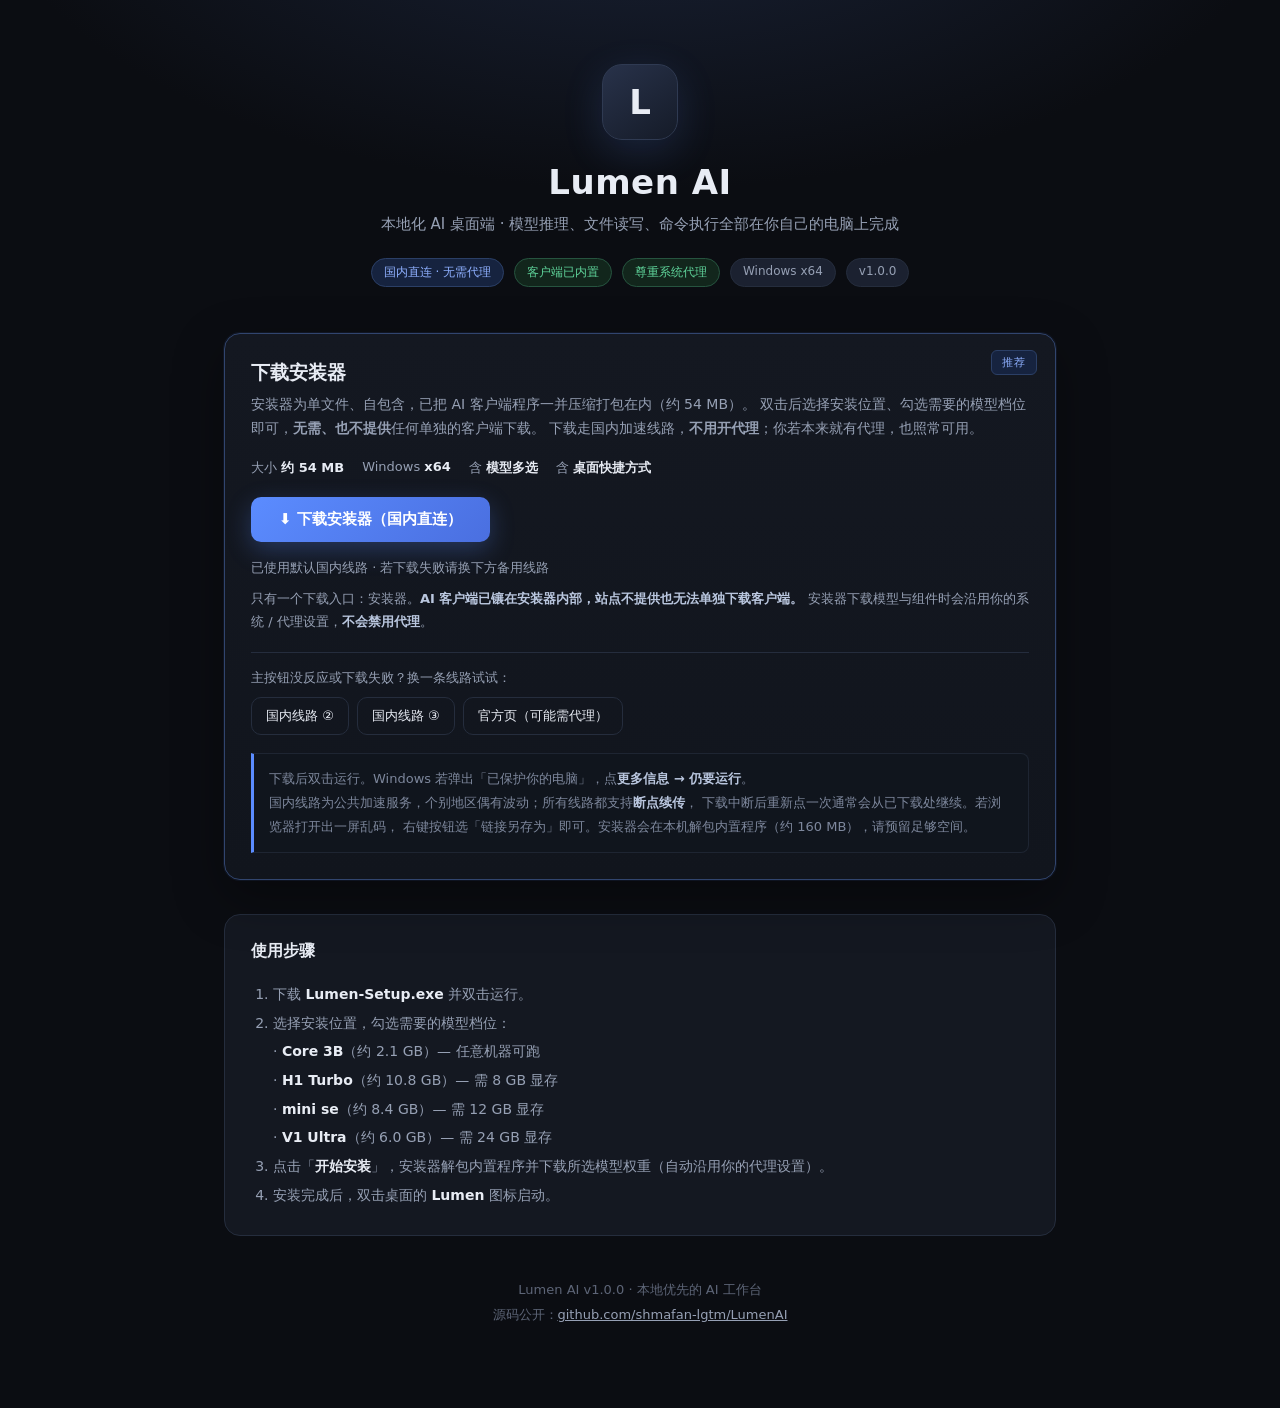
<file: index.html>
<!DOCTYPE html>
<html lang="zh-CN">
<head>
<meta charset="UTF-8">
<meta name="viewport" content="width=device-width, initial-scale=1">
<title>Lumen AI · 下载</title>
<style>
  :root{
    --bg:#0b0d12; --panel:#141821; --panel2:#1b2130;
    --line:#252d3d; --fg:#e8ecf4; --dim:#96a0b4;
    --accent:#5b8cff;
  }
  *{box-sizing:border-box;margin:0;padding:0}
  body{
    background:radial-gradient(1200px 600px at 50% -10%,#1a2338 0%,var(--bg) 55%) no-repeat,var(--bg);
    color:var(--fg);min-height:100vh;
    font-family:"Microsoft YaHei UI","PingFang SC","Segoe UI",system-ui,sans-serif;
    -webkit-font-smoothing:antialiased;
  }
  .wrap{max-width:880px;margin:0 auto;padding:64px 24px 80px}
  header{text-align:center;margin-bottom:46px}
  .logo{
    width:76px;height:76px;margin:0 auto 22px;border-radius:20px;
    background:linear-gradient(145deg,#28324a,#151b28);
    border:1px solid #2f3a52;display:flex;align-items:center;justify-content:center;
    font-size:34px;font-weight:700;
    box-shadow:0 12px 40px rgba(91,140,255,.16);
  }
  h1{font-size:34px;font-weight:700;letter-spacing:.5px}
  .sub{color:var(--dim);margin-top:10px;font-size:15px;line-height:1.7}
  .badges{display:flex;gap:10px;justify-content:center;margin-top:20px;flex-wrap:wrap}
  .badge{font-size:12px;padding:5px 12px;border-radius:999px;background:var(--panel2);border:1px solid var(--line);color:var(--dim)}
  .badge.ok{color:#5fd39a;border-color:#26543f;background:#12261c}
  .badge.hot{color:#8fb0ff;border-color:#2b3f66;background:#16233f}

  .card{
    background:linear-gradient(180deg,var(--panel) 0%,#11151d 100%);
    border:1px solid var(--line);border-radius:16px;padding:26px;margin-bottom:18px;
    position:relative;overflow:hidden;
  }
  .card.primary{border-color:#31456e;box-shadow:0 0 0 1px rgba(91,140,255,.08),0 18px 50px rgba(0,0,0,.35)}
  .tag{position:absolute;top:16px;right:18px;font-size:11px;letter-spacing:1px;color:#8fb0ff;background:#16233f;border:1px solid #2b3f66;padding:4px 10px;border-radius:6px}
  h2{font-size:19px;font-weight:600;margin-bottom:6px}
  .desc{color:var(--dim);font-size:14px;line-height:1.75;margin-bottom:18px}
  .meta{display:flex;gap:18px;flex-wrap:wrap;color:var(--dim);font-size:13px;margin-bottom:20px}
  .meta b{color:var(--fg);font-weight:600}
  .dl{
    display:inline-flex;align-items:center;gap:9px;text-decoration:none;
    background:linear-gradient(135deg,var(--accent),#4a6fe0);color:#fff;
    padding:13px 28px;border-radius:10px;font-size:15px;font-weight:600;
    border:none;cursor:pointer;font-family:inherit;
    box-shadow:0 8px 24px rgba(91,140,255,.28);transition:transform .15s ease;
  }
  .dl:hover{transform:translateY(-1px)}
  .dl.ghost{
    background:transparent;border:1px solid var(--line);color:var(--fg);box-shadow:none;
    padding:9px 14px;font-size:13px;font-weight:500;
  }
  .dl.ghost:hover{border-color:var(--accent)}
  .btnrow{display:flex;flex-wrap:wrap;align-items:center;gap:8px}
  .linestatus{margin-top:14px;font-size:13px;color:var(--dim);line-height:1.8}
  .linestatus b{color:#5fd39a}
  .alt{margin-top:8px;font-size:13px;color:var(--dim);line-height:1.8}
  .alt b{color:#b9c6de}
  .backups{margin-top:18px;border-top:1px solid var(--line);padding-top:16px}
  .backups .lab{font-size:13px;color:var(--dim);margin-bottom:10px}
  .note{
    margin-top:18px;font-size:13px;color:#7d879c;line-height:1.85;
    background:#10151d;border:1px solid #1e2532;border-left:3px solid var(--accent);
    padding:13px 15px;border-radius:0 8px 8px 0;
  }
  .note b{color:#b9c6de}
  .steps{background:var(--panel);border:1px solid var(--line);border-radius:16px;padding:26px;margin-top:34px}
  .steps h3{font-size:16px;margin-bottom:18px;font-weight:600}
  ol{margin:0;padding-left:22px;color:var(--dim);font-size:14px;line-height:2.05}
  ol b{color:var(--fg)}
  footer{margin-top:42px;text-align:center;color:#5d6577;font-size:13px;line-height:1.9}
  footer a{color:var(--dim)}
</style>
</head>
<body>
<div class="wrap">
  <header>
    <div class="logo">L</div>
    <h1>Lumen AI</h1>
    <div class="sub">本地化 AI 桌面端 · 模型推理、文件读写、命令执行全部在你自己的电脑上完成</div>
    <div class="badges">
      <span class="badge hot">国内直连 · 无需代理</span>
      <span class="badge ok">客户端已内置</span>
      <span class="badge ok">尊重系统代理</span>
      <span class="badge">Windows x64</span>
      <span class="badge">v1.0.0</span>
    </div>
  </header>

  <div class="card primary">
    <span class="tag">推荐</span>
    <h2>下载安装器</h2>
    <div class="desc">
      安装器为单文件、自包含，已把 AI 客户端程序一并压缩打包在内（约 54 MB）。
      双击后选择安装位置、勾选需要的模型档位即可，<b>无需、也不提供</b>任何单独的客户端下载。
      下载走国内加速线路，<b>不用开代理</b>；你若本来就有代理，也照常可用。
    </div>
    <div class="meta">
      <span>大小 <b>约 54 MB</b></span>
      <span>Windows <b>x64</b></span>
      <span>含 <b>模型多选</b></span>
      <span>含 <b>桌面快捷方式</b></span>
    </div>
    <div class="btnrow">
      <a class="dl" id="dlPrimary" href="https://gh-proxy.com/https://raw.githubusercontent.com/shmafan-lgtm/LumenAI/gh-pages/Lumen-Setup.exe" download="Lumen-Setup.exe">⬇ 下载安装器（国内直连）</a>
    </div>
    <div class="linestatus" id="lineStatus">正在为你选择最快的国内线路…</div>
    <div class="alt">
      只有一个下载入口：安装器。<b>AI 客户端已镶在安装器内部，站点不提供也无法单独下载客户端。</b>
      安装器下载模型与组件时会沿用你的系统 / 代理设置，<b>不会禁用代理</b>。
    </div>

    <div class="backups">
      <div class="lab">主按钮没反应或下载失败？换一条线路试试：</div>
      <div class="btnrow">
        <a class="dl ghost" data-line="2" href="https://v6.gh-proxy.org/https://raw.githubusercontent.com/shmafan-lgtm/LumenAI/gh-pages/Lumen-Setup.exe" download="Lumen-Setup.exe">国内线路 ②</a>
        <a class="dl ghost" data-line="3" href="https://ghproxy.net/https://raw.githubusercontent.com/shmafan-lgtm/LumenAI/gh-pages/Lumen-Setup.exe" download="Lumen-Setup.exe">国内线路 ③</a>
        <a class="dl ghost" data-line="4" href="https://shmafan-lgtm.github.io/LumenAI/Lumen-Setup.exe" download="Lumen-Setup.exe">官方页（可能需代理）</a>
      </div>
    </div>

    <div class="note">
      下载后双击运行。Windows 若弹出「已保护你的电脑」，点<b>更多信息 → 仍要运行</b>。<br>
      国内线路为公共加速服务，个别地区偶有波动；所有线路都支持<b>断点续传</b>，
      下载中断后重新点一次通常会从已下载处继续。若浏览器打开出一屏乱码，
      右键按钮选「链接另存为」即可。安装器会在本机解包内置程序（约 160 MB），请预留足够空间。
    </div>
  </div>

  <div class="steps">
    <h3>使用步骤</h3>
    <ol>
      <li>下载 <b>Lumen-Setup.exe</b> 并双击运行。</li>
      <li>选择安装位置，勾选需要的模型档位：
        <br>· <b>Core 3B</b>（约 2.1 GB）— 任意机器可跑
        <br>· <b>H1 Turbo</b>（约 10.8 GB）— 需 8 GB 显存
        <br>· <b>mini se</b>（约 8.4 GB）— 需 12 GB 显存
        <br>· <b>V1 Ultra</b>（约 6.0 GB）— 需 24 GB 显存
      </li>
      <li>点击「<b>开始安装</b>」，安装器解包内置程序并下载所选模型权重（自动沿用你的代理设置）。</li>
      <li>安装完成后，双击桌面的 <b>Lumen</b> 图标启动。</li>
    </ol>
  </div>

  <footer>
    Lumen AI v1.0.0 · 本地优先的 AI 工作台<br>
    源码公开：<a href="https://github.com/shmafan-lgtm/LumenAI" target="_blank" rel="noopener">github.com/shmafan-lgtm/LumenAI</a>
  </footer>
</div>

<script>
// 渐进增强：主按钮默认已指向国内镜像(不跑 JS 也能下载)。
// 这里在加载后对几条国内线路做「首字节竞速」，把主按钮切到当前网络下最快的一条。
// 探测只取响应头、不读文件体，几乎不耗流量；全部失败则保留默认线路，不影响下载。
(function () {
  var RAW = 'https://raw.githubusercontent.com/shmafan-lgtm/LumenAI/gh-pages/Lumen-Setup.exe';
  var LINES = [
    { key: '1', name: '国内线路 ①', url: 'https://gh-proxy.com/' + RAW },
    { key: '2', name: '国内线路 ②', url: 'https://v6.gh-proxy.org/' + RAW },
    { key: '3', name: '国内线路 ③', url: 'https://ghproxy.net/' + RAW }
  ];
  var btn = document.getElementById('dlPrimary');
  var status = document.getElementById('lineStatus');
  if (!btn) return;

  function setLine(line, suffix) {
    btn.href = line.url;
    if (status) {
      status.innerHTML = '当前线路：<b>' + line.name + '</b>' + (suffix || '') + ' · 国内直连，无需代理';
    }
  }

  // 默认线路先兜底，保证任何情况下按钮都可用
  setLine(LINES[0]);

  if (typeof fetch !== 'function' || typeof AbortController === 'undefined') return;

  var best = null, bestT = Infinity, pending = LINES.length;
  var done = false;
  function finish() {
    if (done) return;
    if (best) {
      setLine(best, '（自动测速最快）');
      // 让备用按钮里与最快线路重复的那条仍可点，不删除
    } else if (status) {
      status.innerHTML = '已使用默认国内线路 · 若下载失败请换下方备用线路';
    }
    done = true;
  }

  LINES.forEach(function (line) {
    var ctl = new AbortController();
    var timer = setTimeout(function () { ctl.abort(); }, 4000);
    var t0 = (window.performance && performance.now) ? performance.now() : Date.now();
    // 不加任何自定义头，避免触发 CORS 预检(OPTIONS)被镜像拒绝；
    // fetch 一返回就已拿到响应头，立刻 abort 即可，不读取 53MB 文件体。
    fetch(line.url, { method: 'GET', signal: ctl.signal, cache: 'no-store' })
      .then(function (r) {
        ctl.abort();
        clearTimeout(timer);
        var t1 = (window.performance && performance.now) ? performance.now() : Date.now();
        if (r && (r.ok || r.status === 206 || r.status === 200)) {
          var dt = t1 - t0;
          if (dt < bestT) { bestT = dt; best = line; }
          try { if (r.body && r.body.cancel) r.body.cancel(); } catch (e) {}
        }
      })
      .catch(function () { clearTimeout(timer); })
      .finally(function () { pending--; if (pending <= 0) { clearTimeout(globalTimer); finish(); } });
  });
  // 总兜底：最多等 4.5s 就出结果，不让用户干等
  var globalTimer = setTimeout(finish, 4500);
})();
</script>
</body>
</html>
</file>
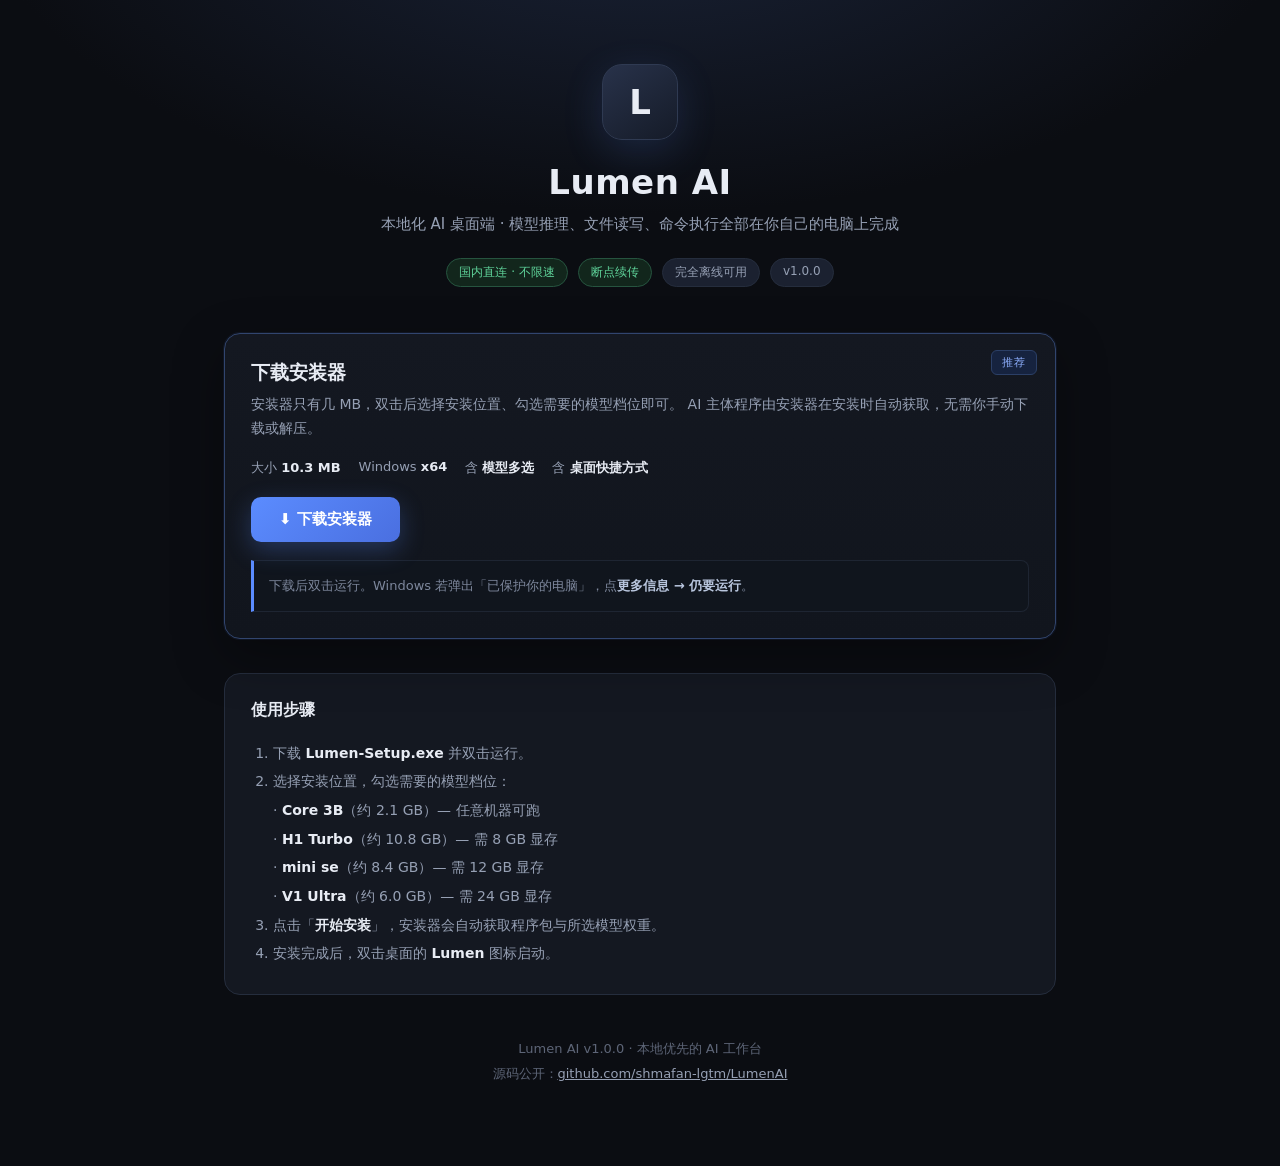
<file: pages_site/index.html>
<!DOCTYPE html>
<html lang="zh-CN">
<head>
<meta charset="UTF-8">
<meta name="viewport" content="width=device-width, initial-scale=1">
<title>Lumen AI · 下载</title>
<style>
  :root{
    --bg:#0b0d12; --panel:#141821; --panel2:#1b2130;
    --line:#252d3d; --fg:#e8ecf4; --dim:#96a0b4;
    --accent:#5b8cff;
  }
  *{box-sizing:border-box;margin:0;padding:0}
  body{
    background:radial-gradient(1200px 600px at 50% -10%,#1a2338 0%,var(--bg) 55%) no-repeat,var(--bg);
    color:var(--fg);min-height:100vh;
    font-family:"Microsoft YaHei UI","PingFang SC","Segoe UI",system-ui,sans-serif;
    -webkit-font-smoothing:antialiased;
  }
  .wrap{max-width:880px;margin:0 auto;padding:64px 24px 80px}
  header{text-align:center;margin-bottom:46px}
  .logo{
    width:76px;height:76px;margin:0 auto 22px;border-radius:20px;
    background:linear-gradient(145deg,#28324a,#151b28);
    border:1px solid #2f3a52;display:flex;align-items:center;justify-content:center;
    font-size:34px;font-weight:700;
    box-shadow:0 12px 40px rgba(91,140,255,.16);
  }
  h1{font-size:34px;font-weight:700;letter-spacing:.5px}
  .sub{color:var(--dim);margin-top:10px;font-size:15px;line-height:1.7}
  .badges{display:flex;gap:10px;justify-content:center;margin-top:20px;flex-wrap:wrap}
  .badge{font-size:12px;padding:5px 12px;border-radius:999px;background:var(--panel2);border:1px solid var(--line);color:var(--dim)}
  .badge.ok{color:#5fd39a;border-color:#26543f;background:#12261c}

  .card{
    background:linear-gradient(180deg,var(--panel) 0%,#11151d 100%);
    border:1px solid var(--line);border-radius:16px;padding:26px;margin-bottom:18px;
    position:relative;overflow:hidden;
  }
  .card.primary{border-color:#31456e;box-shadow:0 0 0 1px rgba(91,140,255,.08),0 18px 50px rgba(0,0,0,.35)}
  .tag{position:absolute;top:16px;right:18px;font-size:11px;letter-spacing:1px;color:#8fb0ff;background:#16233f;border:1px solid #2b3f66;padding:4px 10px;border-radius:6px}
  h2{font-size:19px;font-weight:600;margin-bottom:6px}
  .desc{color:var(--dim);font-size:14px;line-height:1.75;margin-bottom:18px}
  .meta{display:flex;gap:18px;flex-wrap:wrap;color:var(--dim);font-size:13px;margin-bottom:20px}
  .meta b{color:var(--fg);font-weight:600}
  .dl{
    display:inline-flex;align-items:center;gap:9px;text-decoration:none;
    background:linear-gradient(135deg,var(--accent),#4a6fe0);color:#fff;
    padding:13px 28px;border-radius:10px;font-size:15px;font-weight:600;
    box-shadow:0 8px 24px rgba(91,140,255,.28);transition:transform .15s ease;
  }
  .dl:hover{transform:translateY(-1px)}
  .note{
    margin-top:18px;font-size:13px;color:#7d879c;line-height:1.85;
    background:#10151d;border:1px solid #1e2532;border-left:3px solid var(--accent);
    padding:13px 15px;border-radius:0 8px 8px 0;
  }
  .note b{color:#b9c6de}
  .steps{background:var(--panel);border:1px solid var(--line);border-radius:16px;padding:26px;margin-top:34px}
  .steps h3{font-size:16px;margin-bottom:18px;font-weight:600}
  ol{margin:0;padding-left:22px;color:var(--dim);font-size:14px;line-height:2.05}
  ol b{color:var(--fg)}
  code{background:#0e1219;border:1px solid var(--line);border-radius:5px;padding:2px 7px;font-size:12.5px;color:#a9c4ff;font-family:Consolas,monospace}
  footer{margin-top:42px;text-align:center;color:#5d6577;font-size:13px;line-height:1.9}
  footer a{color:var(--dim)}
</style>
</head>
<body>
<div class="wrap">
  <header>
    <div class="logo">L</div>
    <h1>Lumen AI</h1>
    <div class="sub">本地化 AI 桌面端 · 模型推理、文件读写、命令执行全部在你自己的电脑上完成</div>
    <div class="badges">
      <span class="badge ok">国内直连 · 不限速</span>
      <span class="badge ok">断点续传</span>
      <span class="badge">完全离线可用</span>
      <span class="badge">v1.0.0</span>
    </div>
  </header>

  <div class="card primary">
    <span class="tag">推荐</span>
    <h2>下载安装器</h2>
    <div class="desc">
      安装器只有几 MB，双击后选择安装位置、勾选需要的模型档位即可。
      AI 主体程序由安装器在安装时自动获取，无需你手动下载或解压。
    </div>
    <div class="meta">
      <span>大小 <b>10.3 MB</b></span>
      <span>Windows <b>x64</b></span>
      <span>含 <b>模型多选</b></span>
      <span>含 <b>桌面快捷方式</b></span>
    </div>
    <a class="dl" href="./Lumen-Setup.exe" download>⬇ 下载安装器</a>
    <div class="note">
      下载后双击运行。Windows 若弹出「已保护你的电脑」，点<b>更多信息 → 仍要运行</b>。
    </div>
  </div>

  <div class="steps">
    <h3>使用步骤</h3>
    <ol>
      <li>下载 <b>Lumen-Setup.exe</b> 并双击运行。</li>
      <li>选择安装位置，勾选需要的模型档位：
        <br>· <b>Core 3B</b>（约 2.1 GB）— 任意机器可跑
        <br>· <b>H1 Turbo</b>（约 10.8 GB）— 需 8 GB 显存
        <br>· <b>mini se</b>（约 8.4 GB）— 需 12 GB 显存
        <br>· <b>V1 Ultra</b>（约 6.0 GB）— 需 24 GB 显存
      </li>
      <li>点击「<b>开始安装</b>」，安装器会自动获取程序包与所选模型权重。</li>
      <li>安装完成后，双击桌面的 <b>Lumen</b> 图标启动。</li>
    </ol>
  </div>

  <footer>
    Lumen AI v1.0.0 · 本地优先的 AI 工作台<br>
    源码公开：<a href="https://github.com/shmafan-lgtm/LumenAI" target="_blank" rel="noopener">github.com/shmafan-lgtm/LumenAI</a>
  </footer>
</div>
</body>
</html>
</file>
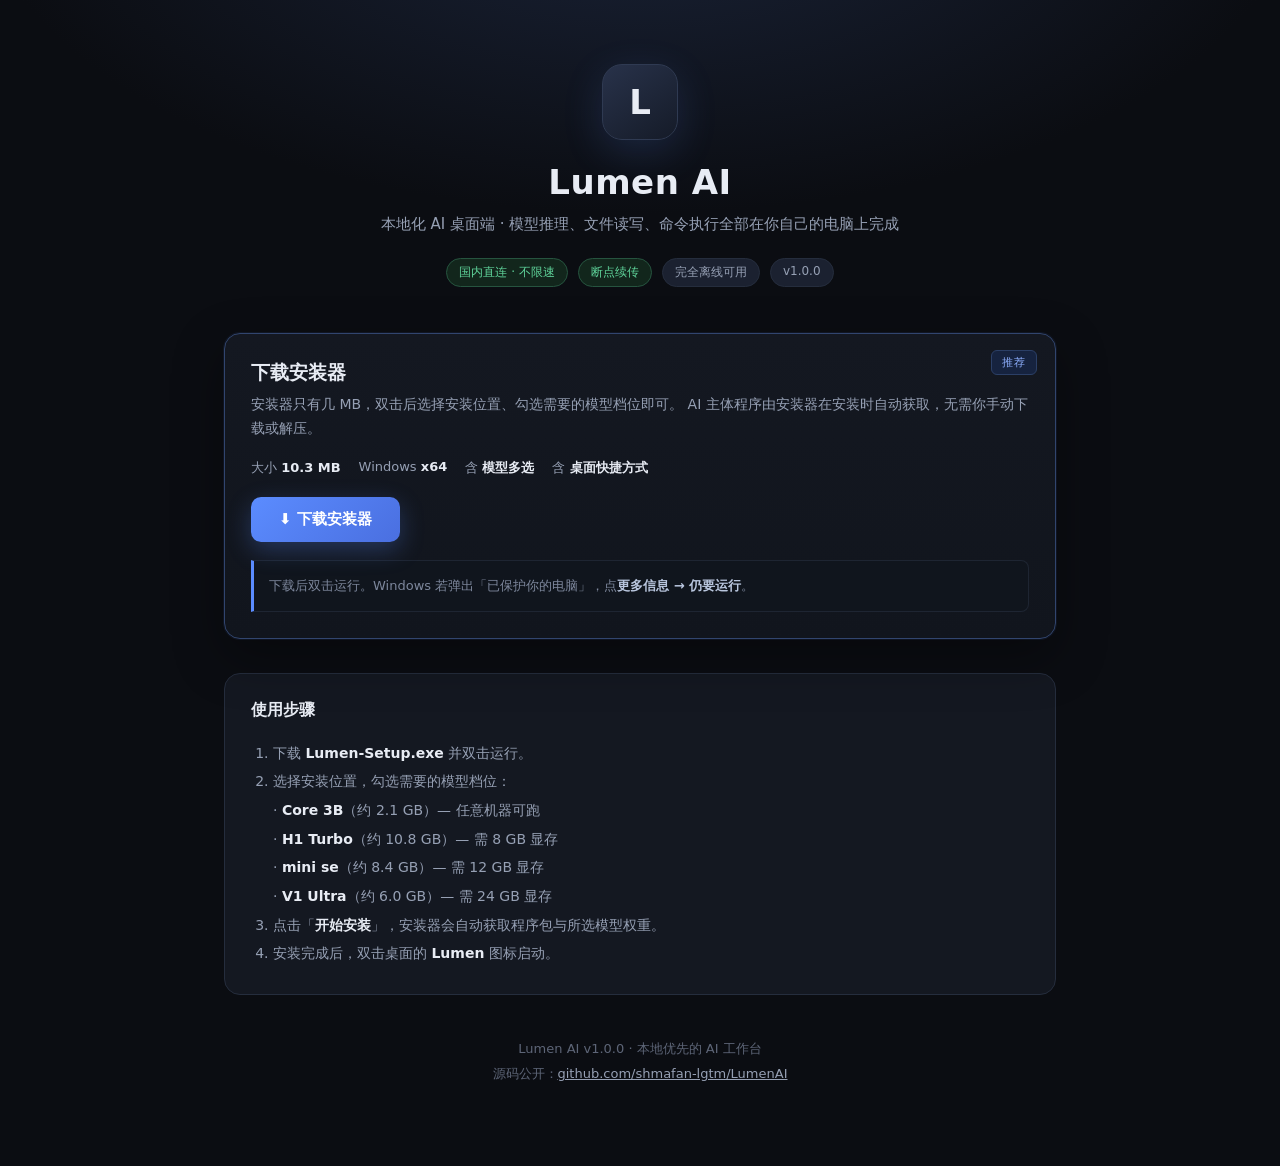
<file: _pages_index.html>
<!DOCTYPE html>
<html lang="zh-CN">
<head>
<meta charset="UTF-8">
<meta name="viewport" content="width=device-width, initial-scale=1">
<title>Lumen AI · 下载</title>
<style>
  :root{
    --bg:#0b0d12; --panel:#141821; --panel2:#1b2130;
    --line:#252d3d; --fg:#e8ecf4; --dim:#96a0b4;
    --accent:#5b8cff;
  }
  *{box-sizing:border-box;margin:0;padding:0}
  body{
    background:radial-gradient(1200px 600px at 50% -10%,#1a2338 0%,var(--bg) 55%) no-repeat,var(--bg);
    color:var(--fg);min-height:100vh;
    font-family:"Microsoft YaHei UI","PingFang SC","Segoe UI",system-ui,sans-serif;
    -webkit-font-smoothing:antialiased;
  }
  .wrap{max-width:880px;margin:0 auto;padding:64px 24px 80px}
  header{text-align:center;margin-bottom:46px}
  .logo{
    width:76px;height:76px;margin:0 auto 22px;border-radius:20px;
    background:linear-gradient(145deg,#28324a,#151b28);
    border:1px solid #2f3a52;display:flex;align-items:center;justify-content:center;
    font-size:34px;font-weight:700;
    box-shadow:0 12px 40px rgba(91,140,255,.16);
  }
  h1{font-size:34px;font-weight:700;letter-spacing:.5px}
  .sub{color:var(--dim);margin-top:10px;font-size:15px;line-height:1.7}
  .badges{display:flex;gap:10px;justify-content:center;margin-top:20px;flex-wrap:wrap}
  .badge{font-size:12px;padding:5px 12px;border-radius:999px;background:var(--panel2);border:1px solid var(--line);color:var(--dim)}
  .badge.ok{color:#5fd39a;border-color:#26543f;background:#12261c}

  .card{
    background:linear-gradient(180deg,var(--panel) 0%,#11151d 100%);
    border:1px solid var(--line);border-radius:16px;padding:26px;margin-bottom:18px;
    position:relative;overflow:hidden;
  }
  .card.primary{border-color:#31456e;box-shadow:0 0 0 1px rgba(91,140,255,.08),0 18px 50px rgba(0,0,0,.35)}
  .tag{position:absolute;top:16px;right:18px;font-size:11px;letter-spacing:1px;color:#8fb0ff;background:#16233f;border:1px solid #2b3f66;padding:4px 10px;border-radius:6px}
  h2{font-size:19px;font-weight:600;margin-bottom:6px}
  .desc{color:var(--dim);font-size:14px;line-height:1.75;margin-bottom:18px}
  .meta{display:flex;gap:18px;flex-wrap:wrap;color:var(--dim);font-size:13px;margin-bottom:20px}
  .meta b{color:var(--fg);font-weight:600}
  .dl{
    display:inline-flex;align-items:center;gap:9px;text-decoration:none;
    background:linear-gradient(135deg,var(--accent),#4a6fe0);color:#fff;
    padding:13px 28px;border-radius:10px;font-size:15px;font-weight:600;
    box-shadow:0 8px 24px rgba(91,140,255,.28);transition:transform .15s ease;
  }
  .dl:hover{transform:translateY(-1px)}
  .note{
    margin-top:18px;font-size:13px;color:#7d879c;line-height:1.85;
    background:#10151d;border:1px solid #1e2532;border-left:3px solid var(--accent);
    padding:13px 15px;border-radius:0 8px 8px 0;
  }
  .note b{color:#b9c6de}
  .steps{background:var(--panel);border:1px solid var(--line);border-radius:16px;padding:26px;margin-top:34px}
  .steps h3{font-size:16px;margin-bottom:18px;font-weight:600}
  ol{margin:0;padding-left:22px;color:var(--dim);font-size:14px;line-height:2.05}
  ol b{color:var(--fg)}
  footer{margin-top:42px;text-align:center;color:#5d6577;font-size:13px;line-height:1.9}
  footer a{color:var(--dim)}
</style>
</head>
<body>
<div class="wrap">
  <header>
    <div class="logo">L</div>
    <h1>Lumen AI</h1>
    <div class="sub">本地化 AI 桌面端 · 模型推理、文件读写、命令执行全部在你自己的电脑上完成</div>
    <div class="badges">
      <span class="badge ok">国内直连 · 不限速</span>
      <span class="badge ok">断点续传</span>
      <span class="badge">完全离线可用</span>
      <span class="badge">v1.0.0</span>
    </div>
  </header>

  <div class="card primary">
    <span class="tag">推荐</span>
    <h2>下载安装器</h2>
    <div class="desc">
      安装器只有几 MB，双击后选择安装位置、勾选需要的模型档位即可。
      AI 主体程序由安装器在安装时自动获取，无需你手动下载或解压。
    </div>
    <div class="meta">
      <span>大小 <b>10.3 MB</b></span>
      <span>Windows <b>x64</b></span>
      <span>含 <b>模型多选</b></span>
      <span>含 <b>桌面快捷方式</b></span>
    </div>
    <a class="dl" href="./Lumen-Setup.exe" download>⬇ 下载安装器</a>
    <div class="note">
      下载后双击运行。Windows 若弹出「已保护你的电脑」，点<b>更多信息 → 仍要运行</b>。
    </div>
  </div>

  <div class="steps">
    <h3>使用步骤</h3>
    <ol>
      <li>下载 <b>Lumen-Setup.exe</b> 并双击运行。</li>
      <li>选择安装位置，勾选需要的模型档位：
        <br>· <b>Core 3B</b>（约 2.1 GB）— 任意机器可跑
        <br>· <b>H1 Turbo</b>（约 10.8 GB）— 需 8 GB 显存
        <br>· <b>mini se</b>（约 8.4 GB）— 需 12 GB 显存
        <br>· <b>V1 Ultra</b>（约 6.0 GB）— 需 24 GB 显存
      </li>
      <li>点击「<b>开始安装</b>」，安装器会自动获取程序包与所选模型权重。</li>
      <li>安装完成后，双击桌面的 <b>Lumen</b> 图标启动。</li>
    </ol>
  </div>

  <footer>
    Lumen AI v1.0.0 · 本地优先的 AI 工作台<br>
    源码公开：<a href="https://github.com/shmafan-lgtm/LumenAI" target="_blank" rel="noopener">github.com/shmafan-lgtm/LumenAI</a>
  </footer>
</div>
</body>
</html>
</file>
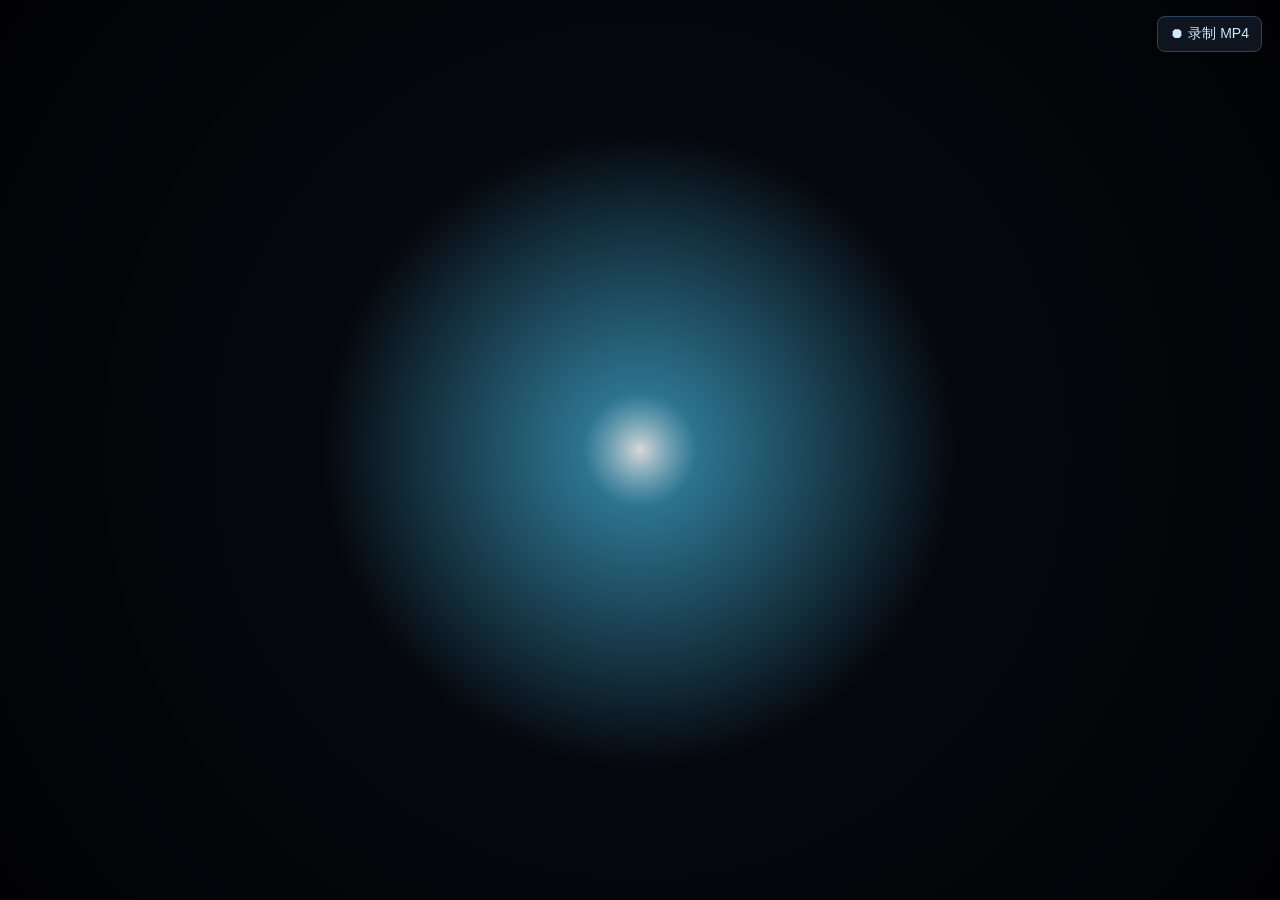
<file: boot-anim/lumen-boot.html>
<!DOCTYPE html>
<html lang="zh-CN">
<head>
<meta charset="utf-8">
<meta name="viewport" content="width=device-width, initial-scale=1">
<title>Lumen 开机动画</title>
<style>
  html,body{margin:0;height:100%;background:#020307;overflow:hidden}
  #c{display:block;width:100vw;height:100vh;cursor:none}
  #hint{position:fixed;left:50%;bottom:18px;transform:translateX(-50%);
        color:#5f7790;font:13px/1.4 -apple-system,Segoe UI,Roboto,"Microsoft YaHei",sans-serif;
        opacity:0;transition:opacity .3s;pointer-events:none;letter-spacing:.04em}
  body.showhint #hint{opacity:.75}
  #rec{position:fixed;right:18px;top:16px;z-index:9;cursor:pointer;
       background:rgba(20,30,42,.7);color:#cfe8ff;
       border:1px solid #2a445e;border-radius:8px;padding:8px 12px;font:14px -apple-system,"Microsoft YaHei",sans-serif}
  #rind{position:fixed;left:18px;top:18px;z-index:9;display:none;color:#ff6b6b;
        font:13px -apple-system,"Microsoft YaHei",sans-serif;letter-spacing:.05em}
  #rind::before{content:"";display:inline-block;width:9px;height:9px;border-radius:50%;
        background:#ff4d4d;margin-right:7px;vertical-align:middle;animation:blink 1s infinite}
  @keyframes blink{50%{opacity:.25}}
  /* 录屏模式：隐藏一切 UI，确保画面干净 */
  body.rec #rec,body.rec #hint{display:none!important}
</style>
</head>
<body>
<canvas id="c"></canvas>
<div id="hint">空格 重播 · M 静音切换 · F 全屏 · 动画播完定格于 Logo · 右上角可录制 MP4</div>
<button id="rec">⏺ 录制 MP4</button>
<div id="rind">REC</div>
<script>
(function(){
  const cv = document.getElementById('c');
  const ctx = cv.getContext('2d');
  let W=0,H=0,DPR=1;
  function resize(){
    DPR = Math.min(window.devicePixelRatio||1, 2);
    W = window.innerWidth; H = window.innerHeight;
    cv.width = Math.floor(W*DPR); cv.height = Math.floor(H*DPR);
    cv.style.width = W+'px'; cv.style.height = H+'px';
    ctx.setTransform(DPR,0,0,DPR,0,0);
  }
  window.addEventListener('resize', resize); resize();

  const D = 9.0;
  let start = performance.now();
  let loop = false;
  let muted = true;

  const clamp=(x,a,b)=>x<a?a:x>b?b:x;
  const smooth=(e0,e1,x)=>{const t=clamp((x-e0)/(e1-e0),0,1);return t*t*(3-2*t);};
  const CYAN=[79,209,255], WHITE=[255,255,255], ACC=[123,224,255];

  const N=140;
  const P=[];
  for(let i=0;i<N;i++){
    const ang=Math.random()*Math.PI*2;
    const spd=0.4+Math.random()*0.9;
    P.push({ang, spd, r0:0.05+Math.random()*0.05, len:0.04+Math.random()*0.10,
            tw:Math.random()*Math.PI*2, sz:0.6+Math.random()*1.8, hue:Math.random()});
  }

  let actx=null, gain=null;
  function ensureAudio(){
    if(actx) return;
    try{
      actx=new (window.AudioContext||window.webkitAudioContext)();
      gain=actx.createGain(); gain.gain.value=0; gain.connect(actx.destination);
      [110,164.81,220].forEach((f,i)=>{
        const o=actx.createOscillator(); o.type='sine'; o.frequency.value=f;
        const g=actx.createGain(); g.gain.value=[0.5,0.3,0.2][i];
        o.connect(g); g.connect(gain); o.start();
      });
    }catch(e){ actx=null; }
  }
  function audioGain(t){
    if(!actx||muted) return;
    const g=smooth(1.0,4.5,t)*0.12;
    try{ gain.gain.setTargetAtTime(g, actx.currentTime, 0.3); }catch(e){}
  }

  function frame(now){
    const t = ((now-start)/1000);
    const tt = loop ? (t % D) : Math.min(t, D);

    ctx.clearRect(0,0,W,H);
    const bg=ctx.createRadialGradient(W/2,H/2,0,W/2,H/2,Math.max(W,H)*0.75);
    bg.addColorStop(0,'#070b12'); bg.addColorStop(1,'#020307');
    ctx.fillStyle=bg; ctx.fillRect(0,0,W,H);

    const cx=W/2, cy=H/2;
    const baseR=Math.min(W,H)*0.22;

    const coreI=smooth(0.0,1.4,tt);
    const pulse=1+0.04*Math.sin(tt*2.0);
    const coreR=baseR*(0.10+0.16*coreI)*pulse;
    const coreGlow=ctx.createRadialGradient(cx,cy,0,cx,cy,baseR*1.6);
    coreGlow.addColorStop(0,`rgba(255,255,255,${0.95*coreI})`);
    coreGlow.addColorStop(0.18,`rgba(${CYAN[0]},${CYAN[1]},${CYAN[2]},${0.6*coreI})`);
    coreGlow.addColorStop(1,`rgba(${CYAN[0]},${CYAN[1]},${CYAN[2]},0)`);
    ctx.fillStyle=coreGlow;
    ctx.beginPath(); ctx.arc(cx,cy,baseR*1.6,0,Math.PI*2); ctx.fill();

    const rayI=smooth(1.2,3.2,tt)*(1-smooth(4.0,6.0,tt));
    if(rayI>0.001){
      ctx.save(); ctx.translate(cx,cy); ctx.rotate(tt*0.25);
      const rays=16;
      for(let i=0;i<rays;i++){
        ctx.rotate((Math.PI*2)/rays);
        const lg=ctx.createLinearGradient(0,0,0,-baseR*2.4);
        lg.addColorStop(0,`rgba(255,255,255,0)`);
        lg.addColorStop(0.5,`rgba(${ACC[0]},${ACC[1]},${ACC[2]},${0.22*rayI})`);
        lg.addColorStop(1,`rgba(${CYAN[0]},${CYAN[1]},${CYAN[2]},0)`);
        ctx.strokeStyle=lg; ctx.lineWidth=1.4;
        ctx.beginPath(); ctx.moveTo(0,-baseR*0.5); ctx.lineTo(0,-baseR*2.4); ctx.stroke();
      }
      ctx.restore();
    }

    const out=smooth(1.4,3.6,tt);
    const inw=smooth(3.4,5.4,tt);
    const settle=smooth(5.2,7.0,tt);
    ctx.save(); ctx.translate(cx,cy);
    for(let i=0;i<N;i++){
      const p=P[i];
      let r;
      if(out<1) r = baseR*(p.r0 + (0.9*(1-inw)+0.0)*out*1.6);
      else r = baseR*(p.r0 + 1.6*(1-inw) + (inw)*(0.62));
      let a=p.ang + tt*0.15*(0.3+settle);
      const x=Math.cos(a)*r, y=Math.sin(a)*r;
      const tw=0.5+0.5*Math.sin(tt*3+p.tw);
      const alpha=(0.25+0.6*tw)*Math.max(out,settle)*coreI;
      const col = p.hue<0.7?CYAN:WHITE;
      ctx.fillStyle=`rgba(${col[0]},${col[1]},${col[2]},${clamp(alpha,0,1)})`;
      ctx.beginPath(); ctx.arc(x,y,p.sz*(0.6+0.6*coreI),0,Math.PI*2); ctx.fill();
    }
    ctx.restore();

    const ringI=smooth(3.6,5.6,tt);
    if(ringI>0.001){
      ctx.save(); ctx.translate(cx,cy); ctx.rotate(tt*0.4);
      ctx.lineWidth=2.2*ringI;
      ctx.shadowColor=`rgba(${CYAN[0]},${CYAN[1]},${CYAN[2]},0.9)`;
      ctx.shadowBlur=22*ringI;
      const arc=Math.PI*2*ringI;
      const rg=ctx.createLinearGradient(-baseR,0,baseR,0);
      rg.addColorStop(0,`rgba(${CYAN[0]},${CYAN[1]},${CYAN[2]},0.15)`);
      rg.addColorStop(0.5,`rgba(${WHITE[0]},${WHITE[1]},${WHITE[2]},0.95)`);
      rg.addColorStop(1,`rgba(${CYAN[0]},${CYAN[1]},${CYAN[2]},0.15)`);
      ctx.strokeStyle=rg;
      ctx.beginPath(); ctx.arc(0,0,baseR*0.62,0,arc); ctx.stroke();
      ctx.restore();
    }

    const reveal=smooth(5.4,7.2,tt);
    const breathe=1+0.03*Math.sin(tt*2.2);
    if(reveal>0.001){
      ctx.save(); ctx.translate(cx,cy); ctx.scale(breathe,breathe);
      ctx.globalAlpha=reveal;
      ctx.textAlign='center'; ctx.textBaseline='middle';
      ctx.shadowColor=`rgba(${CYAN[0]},${CYAN[1]},${CYAN[2]},0.8)`;
      ctx.shadowBlur=24*reveal;
      ctx.fillStyle='#eaf6ff';
      const lw=Math.min(W*0.09, 92);
      ctx.font=`600 ${lw}px -apple-system,"Segoe UI",Roboto,"Microsoft YaHei",sans-serif`;
      ctx.fillText('Lumen', 0, -baseR*0.06);
      ctx.shadowBlur=8*reveal;
      ctx.fillStyle=`rgba(150,200,235,${0.85*reveal})`;
      const sw=Math.min(W*0.026, 26);
      ctx.font=`400 ${sw}px -apple-system,"Segoe UI",Roboto,"Microsoft YaHei",sans-serif`;
      ctx.fillText('正在点亮…', 0, baseR*0.30);
      ctx.restore();
    }

    const vig=ctx.createRadialGradient(cx,cy,baseR*1.2,cx,cy,Math.max(W,H)*0.7);
    vig.addColorStop(0,'rgba(0,0,0,0)'); vig.addColorStop(1,'rgba(0,0,0,0.55)');
    ctx.fillStyle=vig; ctx.fillRect(0,0,W,H);

    audioGain(tt);
    requestAnimationFrame(frame);
  }
  requestAnimationFrame(frame);

  function replay(){ start=performance.now(); if(actx&&actx.state==='suspended')actx.resume(); }
  window.__lumenReplay = replay;

  window.addEventListener('keydown',e=>{
    if(e.code==='Space'){e.preventDefault(); replay();}
    else if(e.key==='m'||e.key==='M'){ muted=!muted; if(!muted){ensureAudio(); if(actx&&actx.state==='suspended')actx.resume();} }
    else if(e.key==='f'||e.key==='F'){ if(!document.fullscreenElement)document.documentElement.requestFullscreen(); else document.exitFullscreen(); }
    else if(e.key==='h'||e.key==='H'){ document.body.classList.toggle('showhint'); }
  });
  window.addEventListener('click',()=>{ ensureAudio(); if(actx&&actx.state==='suspended')actx.resume(); });

  const q=new URLSearchParams(location.search);
  if(q.get('loop')==='1') loop=true;
  if(q.get('muted')==='0'){ muted=false; ensureAudio(); }
})();

/* ===== 一键录制 MP4（浏览器内置 MediaRecorder，无需 OBS） ===== */
(function(){
  const cv=document.getElementById('c');
  const btn=document.getElementById('rec');
  const ind=document.getElementById('rind');
  let rec=null, chunks=[], fps=60;
  function pickMime(){
    const cands=['video/mp4;codecs=avc1.42E01E','video/mp4','video/webm;codecs=vp9','video/webm'];
    for(const c of cands){ if(window.MediaRecorder && MediaRecorder.isTypeSupported(c)) return c; }
    return '';
  }
  function startRec(){
    if(rec && rec.state==='recording') return;
    let stream=cv.captureStream(fps);
    const mime=pickMime();
    try{ rec = mime ? new MediaRecorder(stream,{mimeType:mime,videoBitsPerSecond:12000000}) : new MediaRecorder(stream); }
    catch(e){ rec=new MediaRecorder(stream); }
    chunks=[];
    rec.ondataavailable=e=>{ if(e.data && e.data.size) chunks.push(e.data); };
    rec.onstop=()=>{
      const type=rec.mimeType||'video/webm';
      const ext=type.indexOf('mp4')>=0?'mp4':'webm';
      const blob=new Blob(chunks,{type});
      const a=document.createElement('a');
      a.href=URL.createObjectURL(blob);
      a.download='lumen-boot.'+ext;
      document.body.appendChild(a); a.click(); a.remove();
      ind.style.display='none'; btn.textContent='⏺ 录制 MP4'; btn.style.display='';
    };
    rec.start();
    btn.textContent='● 录制中'; ind.style.display='block';
  }
  function stopRec(){ if(rec && rec.state==='recording'){ rec.stop(); } }
  btn.addEventListener('click',()=>{ if(rec&&rec.state==='recording') stopRec(); else startRec(); });
  const q=new URLSearchParams(location.search);
  if(q.get('rec')==='1'){
    document.body.classList.add('rec');
    setTimeout(()=>{ if(window.__lumenReplay) window.__lumenReplay(); startRec();
      setTimeout(()=>stopRec(), 9600); }, 400);
  }
})();
</script>
</body>
</html>
</file>
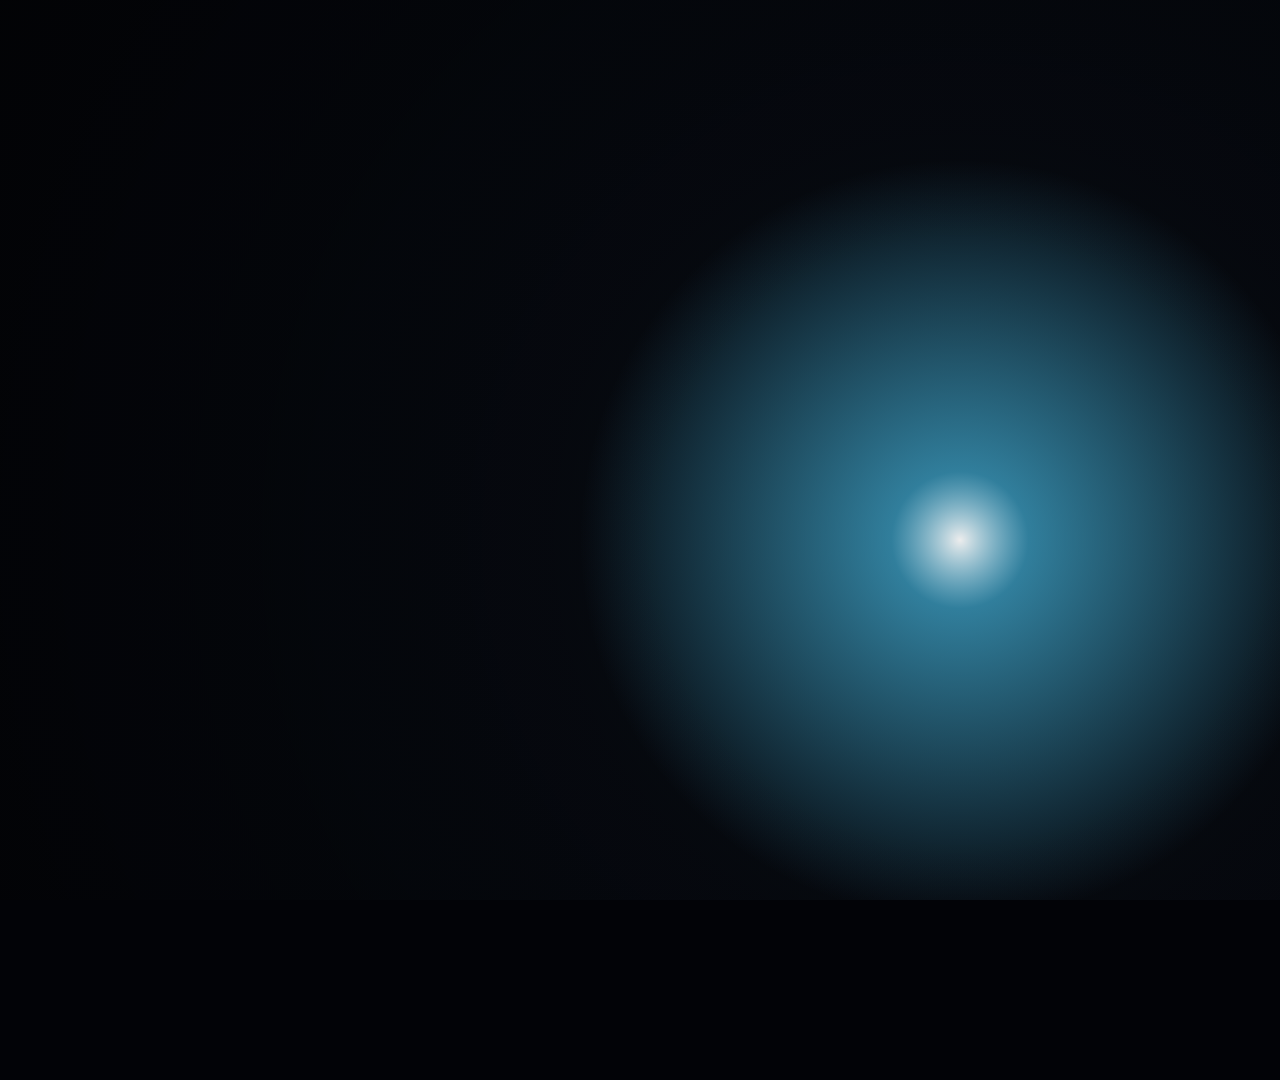
<file: boot-anim/lumen-rec.html>
<!DOCTYPE html>
<html lang="zh-CN">
<head>
<meta charset="utf-8">
<title>Lumen Recorder</title>
<style>html,body{margin:0;height:100%;background:#020307;overflow:hidden}#c{display:block;width:100vw;height:100vh}</style>
</head>
<body>
<canvas id="c"></canvas>
<script>
/* ===== Lumen 开机动画（与 lumen-boot.html 同源，用于离线渲染） ===== */
(function(){
  const cv = document.getElementById('c');
  const ctx = cv.getContext('2d');
  const _q = new URLSearchParams(location.search);
  const RW = parseInt(_q.get('width')||'1920',10);
  const RH = parseInt(_q.get('height')||'1080',10);
  let W=RW,H=RH,DPR=1;
  function resize(){
    W=RW; H=RH; DPR=1;
    cv.width = W; cv.height = H;
    cv.style.width = W+'px'; cv.style.height = H+'px';
    ctx.setTransform(1,0,0,1,0,0);
  }
  resize();

  const D = 9.0;
  let start = performance.now();
  let loop = false;

  const clamp=(x,a,b)=>x<a?a:x>b?b:x;
  const smooth=(e0,e1,x)=>{const t=clamp((x-e0)/(e1-e0),0,1);return t*t*(3-2*t);};
  const CYAN=[79,209,255], WHITE=[255,255,255], ACC=[123,224,255];

  const N=140;
  const P=[];
  for(let i=0;i<N;i++){
    const ang=Math.random()*Math.PI*2;
    const spd=0.4+Math.random()*0.9;
    P.push({ang, spd, r0:0.05+Math.random()*0.05, len:0.04+Math.random()*0.10,
            tw:Math.random()*Math.PI*2, sz:0.6+Math.random()*1.8, hue:Math.random()});
  }

  function frame(now){
    const t = ((now-start)/1000);
    const tt = loop ? (t % D) : Math.min(t, D);

    ctx.clearRect(0,0,W,H);
    const bg=ctx.createRadialGradient(W/2,H/2,0,W/2,H/2,Math.max(W,H)*0.75);
    bg.addColorStop(0,'#070b12'); bg.addColorStop(1,'#020307');
    ctx.fillStyle=bg; ctx.fillRect(0,0,W,H);

    const cx=W/2, cy=H/2;
    const baseR=Math.min(W,H)*0.22;

    const coreI=smooth(0.0,1.4,tt);
    const pulse=1+0.04*Math.sin(tt*2.0);
    const coreR=baseR*(0.10+0.16*coreI)*pulse;
    const coreGlow=ctx.createRadialGradient(cx,cy,0,cx,cy,baseR*1.6);
    coreGlow.addColorStop(0,`rgba(255,255,255,${0.95*coreI})`);
    coreGlow.addColorStop(0.18,`rgba(${CYAN[0]},${CYAN[1]},${CYAN[2]},${0.6*coreI})`);
    coreGlow.addColorStop(1,`rgba(${CYAN[0]},${CYAN[1]},${CYAN[2]},0)`);
    ctx.fillStyle=coreGlow;
    ctx.beginPath(); ctx.arc(cx,cy,baseR*1.6,0,Math.PI*2); ctx.fill();

    const rayI=smooth(1.2,3.2,tt)*(1-smooth(4.0,6.0,tt));
    if(rayI>0.001){
      ctx.save(); ctx.translate(cx,cy); ctx.rotate(tt*0.25);
      const rays=16;
      for(let i=0;i<rays;i++){
        ctx.rotate((Math.PI*2)/rays);
        const lg=ctx.createLinearGradient(0,0,0,-baseR*2.4);
        lg.addColorStop(0,`rgba(255,255,255,0)`);
        lg.addColorStop(0.5,`rgba(${ACC[0]},${ACC[1]},${ACC[2]},${0.22*rayI})`);
        lg.addColorStop(1,`rgba(${CYAN[0]},${CYAN[1]},${CYAN[2]},0)`);
        ctx.strokeStyle=lg; ctx.lineWidth=1.4;
        ctx.beginPath(); ctx.moveTo(0,-baseR*0.5); ctx.lineTo(0,-baseR*2.4); ctx.stroke();
      }
      ctx.restore();
    }

    const out=smooth(1.4,3.6,tt);
    const inw=smooth(3.4,5.4,tt);
    const settle=smooth(5.2,7.0,tt);
    ctx.save(); ctx.translate(cx,cy);
    for(let i=0;i<N;i++){
      const p=P[i];
      let r;
      if(out<1) r = baseR*(p.r0 + (0.9*(1-inw)+0.0)*out*1.6);
      else r = baseR*(p.r0 + 1.6*(1-inw) + (inw)*(0.62));
      let a=p.ang + tt*0.15*(0.3+settle);
      const x=Math.cos(a)*r, y=Math.sin(a)*r;
      const tw=0.5+0.5*Math.sin(tt*3+p.tw);
      const alpha=(0.25+0.6*tw)*Math.max(out,settle)*coreI;
      const col = p.hue<0.7?CYAN:WHITE;
      ctx.fillStyle=`rgba(${col[0]},${col[1]},${col[2]},${clamp(alpha,0,1)})`;
      ctx.beginPath(); ctx.arc(x,y,p.sz*(0.6+0.6*coreI),0,Math.PI*2); ctx.fill();
    }
    ctx.restore();

    const ringI=smooth(3.6,5.6,tt);
    if(ringI>0.001){
      ctx.save(); ctx.translate(cx,cy); ctx.rotate(tt*0.4);
      ctx.lineWidth=2.2*ringI;
      ctx.shadowColor=`rgba(${CYAN[0]},${CYAN[1]},${CYAN[2]},0.9)`;
      ctx.shadowBlur=22*ringI;
      const arc=Math.PI*2*ringI;
      const rg=ctx.createLinearGradient(-baseR,0,baseR,0);
      rg.addColorStop(0,`rgba(${CYAN[0]},${CYAN[1]},${CYAN[2]},0.15)`);
      rg.addColorStop(0.5,`rgba(${WHITE[0]},${WHITE[1]},${WHITE[2]},0.95)`);
      rg.addColorStop(1,`rgba(${CYAN[0]},${CYAN[1]},${CYAN[2]},0.15)`);
      ctx.strokeStyle=rg;
      ctx.beginPath(); ctx.arc(0,0,baseR*0.62,0,arc); ctx.stroke();
      ctx.restore();
    }

    const reveal=smooth(5.4,7.2,tt);
    const breathe=1+0.03*Math.sin(tt*2.2);
    if(reveal>0.001){
      ctx.save(); ctx.translate(cx,cy); ctx.scale(breathe,breathe);
      ctx.globalAlpha=reveal;
      ctx.textAlign='center'; ctx.textBaseline='middle';
      ctx.shadowColor=`rgba(${CYAN[0]},${CYAN[1]},${CYAN[2]},0.8)`;
      ctx.shadowBlur=24*reveal;
      ctx.fillStyle='#eaf6ff';
      const lw=Math.min(W*0.09, 92);
      ctx.font=`600 ${lw}px -apple-system,"Segoe UI",Roboto,"Microsoft YaHei",sans-serif`;
      ctx.fillText('Lumen', 0, -baseR*0.06);
      ctx.shadowBlur=8*reveal;
      ctx.fillStyle=`rgba(150,200,235,${0.85*reveal})`;
      const sw=Math.min(W*0.026, 26);
      ctx.font=`400 ${sw}px -apple-system,"Segoe UI",Roboto,"Microsoft YaHei",sans-serif`;
      ctx.fillText('正在点亮…', 0, baseR*0.30);
      ctx.restore();
    }

    const vig=ctx.createRadialGradient(cx,cy,baseR*1.2,cx,cy,Math.max(W,H)*0.7);
    vig.addColorStop(0,'rgba(0,0,0,0)'); vig.addColorStop(1,'rgba(0,0,0,0.55)');
    ctx.fillStyle=vig; ctx.fillRect(0,0,W,H);

    requestAnimationFrame(frame);
  }
  requestAnimationFrame(frame);

  function replay(){ start=performance.now(); }
  window.__lumenReplay = replay;

  const q=new URLSearchParams(location.search);
  if(q.get('loop')==='1') loop=true;

  /* ===== 录制并回传（离线渲染用） ===== */
  const SERVER = (q.get('server')||'http://127.0.0.1:8799') + '/upload';
  const DUR = parseFloat(q.get('dur')||'9.6');
  const FPS = parseInt(q.get('fps')||'60',10);
  if(q.get('rec')==='1'){
    let rec=null, chunks=[];
    const cands=['video/webm;codecs=vp9','video/webm;codecs=vp8','video/webm'];
    let mime='';
    for(const c of cands){ if(window.MediaRecorder && MediaRecorder.isTypeSupported(c)){ mime=c; break; } }
    setTimeout(()=>{
      try{
        const stream=cv.captureStream(FPS);
        rec = mime ? new MediaRecorder(stream,{mimeType:mime,videoBitsPerSecond:12000000}) : new MediaRecorder(stream);
        chunks=[];
        rec.ondataavailable=e=>{ if(e.data && e.data.size) chunks.push(e.data); };
        rec.onstop=()=>{
          const blob=new Blob(chunks,{type:rec.mimeType||'video/webm'});
          fetch(SERVER,{method:'POST',body:blob}).then(()=>{
            document.title='UPLOAD_DONE';
          }).catch(err=>{ document.title='UPLOAD_ERR:'+err; });
        };
        if(window.__lumenReplay) window.__lumenReplay();
        rec.start();
      }catch(e){ document.title='REC_ERR:'+e; }
    }, 400);
    setTimeout(()=>{ if(rec && rec.state==='recording') rec.stop(); }, 400 + DUR*1000);
  }
})();
</script>
</body>
</html>
</file>
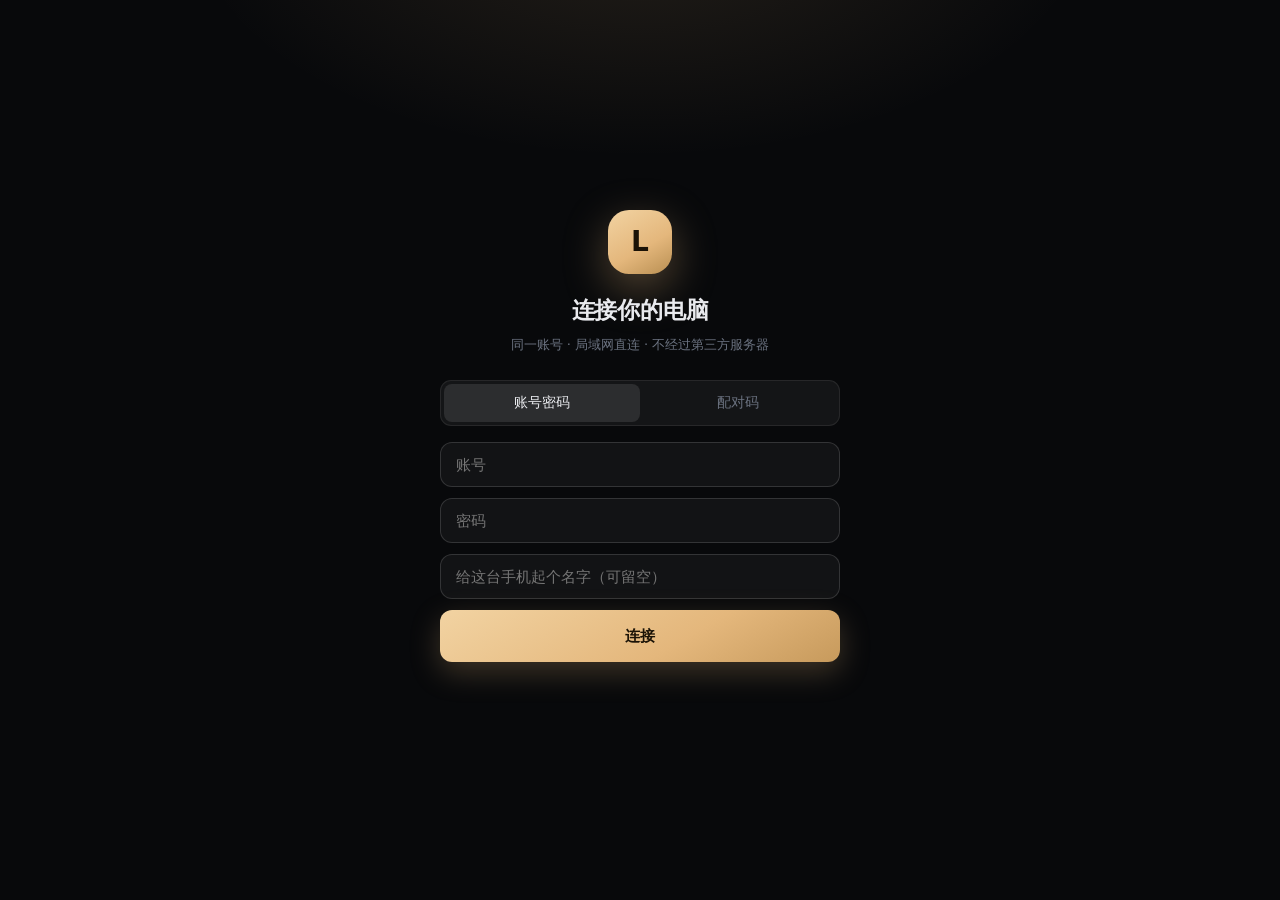
<file: web/mobile.html>
<!DOCTYPE html>
<html lang="zh-CN">
<head>
<meta charset="utf-8">
<meta name="viewport" content="width=device-width,initial-scale=1,maximum-scale=1,user-scalable=no,viewport-fit=cover">
<meta name="theme-color" content="#08090B">
<meta name="apple-mobile-web-app-capable" content="yes">
<title>Lumen 手机端</title>
<style>
:root{--bg:#08090B;--panel:#101319;--panel2:#151A22;--line:rgba(255,255,255,.08);--line2:rgba(255,255,255,.14);
--txt:#E9EAEE;--txt2:#9AA1AC;--txt3:#6B7280;--gold:#E4B77C;--golddim:rgba(228,183,124,.14);--teal:#5FD3B6;--red:#F0736A;
--mono:"JetBrains Mono",Consolas,monospace}
*{box-sizing:border-box;-webkit-tap-highlight-color:transparent}
html,body{height:100%;margin:0}
body{background:var(--bg);color:var(--txt);font:15px/1.6 -apple-system,"PingFang SC","Microsoft YaHei UI",system-ui,sans-serif;overflow:hidden;
background-image:radial-gradient(700px 380px at 50% -10%,rgba(228,183,124,.13),transparent 65%)}
button{font:inherit;color:inherit;background:none;border:0;padding:0}
svg{width:20px;height:20px;fill:none;stroke:currentColor;stroke-width:1.8;stroke-linecap:round;stroke-linejoin:round}
.screen{position:fixed;inset:0;display:flex;flex-direction:column;overflow:hidden}

/* ---------- 登录 ---------- */
#login{align-items:center;justify-content:center;padding:26px;overflow-y:auto}
.login-card{width:100%;max-width:400px;text-align:center;animation:rise .5s ease both}
@keyframes rise{from{opacity:0;transform:translateY(12px)}to{opacity:1;transform:none}}
.mark{width:64px;height:64px;border-radius:21px;margin:0 auto 18px;display:grid;place-content:center;font-weight:700;font-size:28px;color:#1a1206;
background:linear-gradient(150deg,#F2D3A2,#E4B77C 58%,#B98F52);box-shadow:0 14px 44px rgba(228,183,124,.35)}
h1{font-size:23px;font-weight:600;margin:0 0 6px;letter-spacing:-.01em}
.sub{color:var(--txt3);font-size:13px;margin:0 0 24px}
.seg{display:flex;background:rgba(255,255,255,.05);border-radius:11px;padding:3px;margin-bottom:16px;border:1px solid var(--line)}
.seg button{flex:1;padding:8px;border-radius:8px;font-size:13.5px;color:var(--txt3);transition:.18s}
.seg button.on{background:rgba(255,255,255,.1);color:var(--txt)}
.inp{width:100%;padding:13px 15px;border-radius:12px;border:1px solid var(--line2);background:rgba(255,255,255,.045);
color:var(--txt);font-size:15px;outline:0;margin-bottom:11px;transition:.18s}
.inp:focus{border-color:rgba(228,183,124,.5);background:rgba(255,255,255,.07)}
.btn{width:100%;padding:14px;border-radius:12px;font-size:15px;font-weight:600;color:#1a1206;
background:linear-gradient(150deg,#F2D3A2,#E4B77C 60%,#C79A5C);box-shadow:0 10px 30px rgba(228,183,124,.25);transition:.16s}
.btn:active{transform:scale(.985);filter:brightness(.96)}
.btn.ghost{background:rgba(255,255,255,.06);color:var(--txt);border:1px solid var(--line2);box-shadow:none;font-weight:500}
.err{color:var(--red);font-size:12.5px;min-height:18px;margin-top:10px}

/* ---------- 主界面 ---------- */
#main{display:none}
#main.on{display:flex}
.top{flex:none;padding:calc(env(safe-area-inset-top) + 10px) 16px 10px;display:flex;align-items:center;gap:10px;
border-bottom:1px solid var(--line);background:rgba(10,12,16,.7);backdrop-filter:blur(16px);position:relative;z-index:5}
.top .ttl{flex:1;min-width:0}
.top .ttl b{display:block;font-size:15px;font-weight:600;white-space:nowrap;overflow:hidden;text-overflow:ellipsis}
.top .ttl span{font-size:11px;color:var(--txt3);font-family:var(--mono)}
.icon{width:36px;height:36px;border-radius:10px;display:grid;place-content:center;color:var(--txt2);flex:none}
.icon:active{background:rgba(255,255,255,.08)}
.body{flex:1;min-height:0;overflow-y:auto;-webkit-overflow-scrolling:touch;padding:14px 16px 20px}
.pane{display:none}.pane.on{display:block}
.tabbar{flex:none;display:flex;padding:6px 10px calc(env(safe-area-inset-bottom) + 6px);border-top:1px solid var(--line);
background:rgba(10,12,16,.92);backdrop-filter:blur(16px)}
.tabbar button{flex:1;display:flex;flex-direction:column;align-items:center;gap:3px;padding:7px 0;border-radius:10px;color:var(--txt3);font-size:10.5px}
.tabbar button.on{color:var(--gold)}
.tabbar svg{width:21px;height:21px}

.card{background:linear-gradient(170deg,rgba(255,255,255,.055),rgba(255,255,255,.015));border:1px solid var(--line);
border-radius:14px;padding:14px;margin-bottom:10px}
.card:active{background:rgba(255,255,255,.08)}
.row{display:flex;align-items:center;gap:10px}
.row .g{flex:1;min-width:0}
.row b{font-size:14px;font-weight:600;display:block;white-space:nowrap;overflow:hidden;text-overflow:ellipsis}
.row span{font-size:11.5px;color:var(--txt3)}
.pill{font-size:10.5px;padding:2px 8px;border-radius:20px;border:1px solid var(--line);color:var(--txt3)}
.pill.ok{color:var(--teal);border-color:rgba(95,211,182,.3);background:rgba(95,211,182,.1)}
.pill.bad{color:var(--red);border-color:rgba(240,115,106,.3);background:rgba(240,115,106,.1)}
.pill.gold{color:var(--gold);border-color:rgba(228,183,124,.3);background:var(--golddim)}
.sect{font-size:11px;letter-spacing:.14em;color:var(--txt3);margin:18px 4px 9px}
.note{font-size:12px;color:var(--txt3);line-height:1.65}
.hr{height:1px;background:var(--line);margin:12px 0}

/* ---------- 对话 ---------- */
#chatBody{padding-bottom:8px}
.msg{margin-bottom:14px;display:flex}
.msg.me{justify-content:flex-end}
.bub{max-width:86%;padding:10px 13px;border-radius:14px;font-size:14.6px;line-height:1.65;word-break:break-word}
.msg.me .bub{background:rgba(255,255,255,.07);border:1px solid var(--line);border-bottom-right-radius:5px}
.msg.ai .bub{background:transparent;border:1px solid var(--line);border-bottom-left-radius:5px;max-width:94%}
.bub code{font-family:var(--mono);font-size:12.4px;background:rgba(255,255,255,.09);padding:1px 4px;border-radius:4px}
.bub pre{background:#0A0C10;border:1px solid var(--line);border-radius:9px;padding:10px;overflow-x:auto;font-family:var(--mono);font-size:12px;margin:8px 0}
.bub p{margin:.5em 0}.bub p:first-child{margin-top:0}.bub p:last-child{margin-bottom:0}
.bub ul,.bub ol{padding-left:1.2em;margin:.5em 0}
.bub a{color:var(--gold)}
.src{margin-top:8px;font-size:11.5px;color:var(--txt3)}
.src a{display:block;color:var(--txt2);text-decoration:none;padding:3px 0;white-space:nowrap;overflow:hidden;text-overflow:ellipsis}
.composer{flex:none;display:flex;gap:8px;align-items:flex-end;padding:8px 12px calc(env(safe-area-inset-bottom) + 8px);
border-top:1px solid var(--line);background:rgba(10,12,16,.94);backdrop-filter:blur(16px)}
.composer textarea{flex:1;min-height:42px;max-height:110px;padding:10px 13px;border-radius:12px;border:1px solid var(--line2);
background:rgba(255,255,255,.05);color:var(--txt);font:15px/1.4 inherit;outline:0;resize:none}
.send{width:42px;height:42px;border-radius:12px;display:grid;place-content:center;flex:none;color:#1a1206;
background:linear-gradient(150deg,#F2D3A2,#E4B77C 60%,#C79A5C)}
.send svg{width:18px;height:18px;fill:currentColor;stroke:none}

/* ---------- 远控 ---------- */
.pad{height:min(46vh,320px);border-radius:18px;border:1px dashed rgba(228,183,124,.3);background:
radial-gradient(circle at 50% 50%,rgba(228,183,124,.09),rgba(255,255,255,.02) 70%);position:relative;
touch-action:none;display:grid;place-items:center;overflow:hidden;margin-bottom:12px}
.pad.live{border-style:solid;border-color:rgba(95,211,182,.45);background:radial-gradient(circle at 50% 50%,rgba(95,211,182,.1),rgba(255,255,255,.02) 70%)}
.pad .hint{color:var(--txt3);font-size:12.5px;text-align:center;pointer-events:none;line-height:1.7}
.dotp{position:absolute;width:12px;height:12px;border-radius:50%;background:var(--gold);box-shadow:0 0 18px rgba(228,183,124,.7);
transform:translate(-50%,-50%);pointer-events:none;opacity:0;transition:opacity .2s}
.pad.touch .dotp{opacity:1}
.btns{display:grid;grid-template-columns:repeat(3,1fr);gap:8px;margin-bottom:10px}
.k{display:flex;flex-direction:column;align-items:center;gap:3px;padding:12px 6px;border-radius:12px;border:1px solid var(--line);
background:rgba(255,255,255,.045);font-size:11.5px;color:var(--txt2);transition:.12s}
.k:active{background:rgba(228,183,124,.16);border-color:rgba(228,183,124,.4);color:var(--gold);transform:scale(.97)}
.k svg{width:18px;height:18px}
.klabel{font-size:11px;color:var(--txt3);margin:14px 4px 8px}
.krow{display:flex;gap:8px;margin-bottom:8px}
.krow button{flex:1;padding:11px;border-radius:11px;border:1px solid var(--line);background:rgba(255,255,255,.04);font-size:12.5px;color:var(--txt2)}
.krow button:active{background:rgba(228,183,124,.15);color:var(--gold)}
.toast{position:fixed;left:50%;bottom:90px;transform:translateX(-50%);background:rgba(24,28,36,.96);border:1px solid var(--line2);
padding:9px 16px;border-radius:11px;font-size:13px;z-index:99;opacity:0;transition:.25s;pointer-events:none;max-width:80vw;text-align:center}
.toast.on{opacity:1}

/* ===== Lumen 思考动效「星核」 ===== */
/* ============================================================
   Lumen 思考动效 ——「星核」
   ------------------------------------------------------------
   设计说明（原创，不模仿任何现有产品的具体形象）：
   以 Lumen 品牌图标的「星球 + 轨道环」为母题，做成一个会呼吸的星核：
     · 内核是一颗缓慢明灭 pulsating 的星球
     · 两条倾斜轨道环以不同速度反向旋转 orbit
     · 环上有一颗小卫星沿轨道滑行
   表现「正在思考」，但不展示思考文字本身。
   ============================================================ */

.lumen-think{
  display:inline-flex;align-items:center;gap:8px;
  vertical-align:middle;user-select:none;
}

/* ---- 动效主体 ---- */
.lumen-think .lt-core{
  position:relative;width:26px;height:26px;flex:none;
}
.lumen-think .lt-star{
  position:absolute;left:50%;top:50%;
  width:11px;height:11px;margin:-5.5px 0 0 -5.5px;
  border-radius:50%;
  background:radial-gradient(circle at 34% 30%,#BFF4F7 0%,#5ED6E2 42%,#1B6F80 100%);
  box-shadow:0 0 10px rgba(94,214,226,.75),0 0 22px rgba(94,214,226,.32);
  animation:lt-breathe 2.4s cubic-bezier(.45,0,.55,1) infinite;
}
.lumen-think .lt-ring{
  position:absolute;left:50%;top:50%;
  border-radius:50%;
  border:1.4px solid rgba(94,214,226,.5);
  transform-origin:50% 50%;
}
/* 环的倾斜用 rotate3d 造成透视感 */
.lumen-think .lt-ring.a{
  width:26px;height:9px;margin:-4.5px 0 0 -13px;
  transform:rotate(-22deg);
  animation:lt-orbit-a 3.6s linear infinite;
}
.lumen-think .lt-ring.b{
  width:22px;height:7px;margin:-3.5px 0 0 -11px;
  border-color:rgba(94,214,226,.3);
  transform:rotate(31deg);
  animation:lt-orbit-b 5.2s linear infinite;
}
/* 卫星 */
.lumen-think .lt-sat{
  position:absolute;left:50%;top:50%;
  width:4px;height:4px;margin:-2px 0 0 -2px;
  border-radius:50%;background:#9FF0F6;
  box-shadow:0 0 7px rgba(159,240,246,.9);
  animation:lt-sat 3.6s linear infinite;
}

@keyframes lt-breathe{
  0%,100%{transform:scale(.86);opacity:.62;box-shadow:0 0 7px rgba(94,214,226,.5),0 0 15px rgba(94,214,226,.2)}
  50%    {transform:scale(1.1);opacity:1;  box-shadow:0 0 13px rgba(94,214,226,.9),0 0 28px rgba(94,214,226,.4)}
}
@keyframes lt-orbit-a{
  0%  {transform:rotate(-22deg) rotate(0deg)}
  100%{transform:rotate(-22deg) rotate(360deg)}
}
@keyframes lt-orbit-b{
  0%  {transform:rotate(31deg) rotate(0deg)}
  100%{transform:rotate(31deg) rotate(-360deg)}
}
@keyframes lt-sat{
  0%  {transform:rotate(0deg) translateX(13px) rotate(0deg)}
  100%{transform:rotate(360deg) translateX(13px) rotate(-360deg)}
}

/* ---- 文案 ---- */
.lumen-think .lt-txt{
  font-size:12.5px;color:var(--txt-3);letter-spacing:.02em;
  animation:lt-fade 2.4s ease-in-out infinite;
}
@keyframes lt-fade{0%,100%{opacity:.55}50%{opacity:1}}

/* 思考结束后展示的折叠区域 */
.reason-box{
  font-size:12px;color:var(--txt-3);border-left:2px solid rgba(94,214,226,.3);
  padding:2px 0 2px 10px;margin:0 0 8px;line-height:1.65;
}
.reason-box .reason-head{
  cursor:pointer;display:flex;align-items:center;gap:6px;
  font-size:11px;letter-spacing:.06em;opacity:.75;user-select:none;
}
.reason-box .reason-head:hover{opacity:1;color:var(--txt-2)}
.reason-box .reason-caret{
  display:inline-block;width:0;height:0;
  border-left:4px solid currentColor;border-top:3.5px solid transparent;
  border-bottom:3.5px solid transparent;transition:transform .18s ease;
}
.reason-box.open .reason-caret{transform:rotate(90deg)}
.reason-box .reason-text{
  margin-top:6px;white-space:pre-wrap;max-height:280px;overflow:auto;
  padding-bottom:4px;
}
.reason-box:not(.open) .reason-text{display:none}

/* 移动端尺寸略小 */
@media (max-width:520px){
  .lumen-think .lt-core{width:22px;height:22px}
  .lumen-think .lt-star{width:9px;height:9px;margin:-4.5px 0 0 -4.5px}
  .lumen-think .lt-ring.a{width:22px;height:8px;margin:-4px 0 0 -11px}
  .lumen-think .lt-ring.b{width:18px;height:6px;margin:-3px 0 0 -9px}
  .lumen-think .lt-txt{font-size:11.5px}
}

@media (prefers-reduced-motion:reduce){
  .lumen-think .lt-star,
  .lumen-think .lt-ring,
  .lumen-think .lt-sat,
  .lumen-think .lt-txt{animation:none}
}

/* ===== 远控画面（网易 UU 式：全屏触控 + 可调分辨率） ===== */
#paneRemote{position:fixed;inset:0;z-index:40;background:#000;display:none}
#paneRemote.on{display:block}
#remoteView{position:absolute;inset:0;background:#000;overflow:hidden;touch-action:none}
#viewStage{position:absolute;inset:0;display:grid;place-items:center;touch-action:none}
#viewStage img{width:100%;height:100%;object-fit:contain;display:block;
  opacity:0;transition:opacity .18s ease;-webkit-user-drag:none;user-select:none;pointer-events:auto}
#viewStage.live img{opacity:1}
.viewhint{position:absolute;inset:0;display:grid;place-content:center;text-align:center;
  color:#9aa3ad;font-size:14px;pointer-events:none;line-height:1.8;padding:0 28px}
#viewStage.live .viewhint{display:none}
.cursor{position:absolute;width:18px;height:18px;margin:-9px 0 0 -9px;border-radius:50%;
  border:2px solid rgba(95,211,182,.95);box-shadow:0 0 10px rgba(95,211,182,.7);
  pointer-events:none;opacity:0;transition:opacity .2s ease;left:0;top:0;z-index:30}
.cursor.on{opacity:1}
.remote-top{position:absolute;top:0;left:0;right:0;z-index:35;display:flex;align-items:center;
  gap:10px;padding:calc(env(safe-area-inset-top) + 10px) 14px 12px;
  background:linear-gradient(180deg,rgba(0,0,0,.6),rgba(0,0,0,0));color:#fff}
.remote-top .rt-back{font-size:14px;color:#fff;padding:6px 13px;border-radius:10px;
  background:rgba(255,255,255,.14);border:1px solid rgba(255,255,255,.2);white-space:nowrap}
.remote-top .rt-title{flex:1;font-size:14px;font-weight:600;text-align:center;opacity:.92;
  white-space:nowrap;overflow:hidden;text-overflow:ellipsis}
.rt-sel{background:rgba(0,0,0,.42);border:1px solid rgba(255,255,255,.22);color:#fff;
  border-radius:10px;padding:7px 8px;font-size:12.5px;font-family:inherit;max-width:44%}
.remote-bottom{position:absolute;bottom:0;left:0;right:0;z-index:35;display:flex;gap:8px;
  align-items:center;padding:12px 12px calc(env(safe-area-inset-bottom) + 12px);
  background:linear-gradient(0deg,rgba(0,0,0,.62),rgba(0,0,0,0))}
.rt-ctrl{flex:1;padding:13px;border-radius:13px;font-size:14.5px;font-weight:700;color:#1a1206;
  background:linear-gradient(180deg,#ecc07e,#d59a52);border:0}
.rt-ctrl.on{background:rgba(255,92,92,.9);color:#fff}
.rt-tool{padding:12px 13px;border-radius:13px;font-size:13px;color:#fff;
  background:rgba(255,255,255,.16);border:1px solid rgba(255,255,255,.22);min-width:48px}
.remote-status{position:absolute;left:50%;transform:translateX(-50%);
  bottom:calc(env(safe-area-inset-bottom) + 70px);z-index:35;
  font-size:12px;color:#cfeede;background:rgba(0,0,0,.5);padding:5px 13px;border-radius:20px;
  border:1px solid rgba(255,255,255,.16);pointer-events:none;white-space:nowrap;max-width:90vw;
  overflow:hidden;text-overflow:ellipsis}
.kb-ov{position:fixed;inset:0;z-index:70;background:rgba(0,0,0,.5);display:flex;align-items:flex-end}
.kb-ov[hidden]{display:none}
.kb-card{width:100%;background:#14181f;border-top:1px solid var(--line);padding:14px 14px calc(env(safe-area-inset-bottom) + 14px)}
.kb-card textarea{width:100%;min-height:62px;padding:12px;border-radius:12px;border:1px solid var(--line2);
  background:rgba(255,255,255,.05);color:var(--txt);font:15px/1.5 inherit;resize:none}
.kb-card .kb-row{display:flex;gap:10px;margin-top:10px;align-items:stretch}

/* 顶栏当前模型名 */
.mlabel{display:block;font-size:11px;color:var(--gold);font-family:var(--mono);margin-top:1px}

/* ---------- 模型底部抽屉（像 WorkBuddy 那样直接选） ---------- */
.sheet{position:fixed;inset:0;z-index:60;display:flex;align-items:flex-end}
.sheet[hidden]{display:none}
.sheet-mask{position:absolute;inset:0;background:rgba(0,0,0,.5);animation:fade .18s ease}
@keyframes fade{from{opacity:0}to{opacity:1}}
.sheet-body{position:relative;width:100%;background:var(--panel);border-top-left-radius:18px;border-top-right-radius:18px;
  padding:14px 16px calc(env(safe-area-inset-bottom) + 16px);max-height:82vh;overflow-y:auto;
  border-top:1px solid var(--line2);animation:slideup .26s cubic-bezier(.2,.8,.2,1)}
@keyframes slideup{from{transform:translateY(100%)}to{transform:none}}
.sheet-hd{display:flex;align-items:center;gap:8px;margin-bottom:12px}
.sheet-hd b{font-size:16px;font-weight:600}
.sheet-sub{font-size:11.5px;color:var(--txt3);flex:1}
.sheet-x{width:30px;height:30px;border-radius:9px;color:var(--txt3);font-size:17px;display:grid;place-items:center;flex:none}
.sheet-x:active{background:rgba(255,255,255,.08)}
.tier2{display:flex;align-items:center;gap:12px;padding:13px;border-radius:14px;border:1px solid var(--line);
  background:rgba(255,255,255,.03);margin-bottom:9px}
.tier2.on{border-color:rgba(228,183,124,.55);background:var(--golddim)}
.tier2.locked{opacity:.46}
.tier2 .ic{width:42px;height:42px;border-radius:12px;flex:none;display:grid;place-items:center;font-weight:700;font-size:13px;color:#1a1206;
  background:linear-gradient(150deg,#F2D3A2,#E4B77C 60%,#B98F52)}
.tier2 .g{flex:1;min-width:0}
.tier2 .nm{font-size:14.5px;font-weight:600;display:flex;align-items:center;gap:7px}
.tier2 .ds{font-size:11.5px;color:var(--txt3);white-space:nowrap;overflow:hidden;text-overflow:ellipsis;margin-top:2px}
.tier2 .mult{font-size:10.5px;color:var(--txt3);font-family:var(--mono);margin-top:3px}
.tier2 .ck{width:22px;height:22px;border-radius:50%;border:2px solid var(--line2);flex:none;display:grid;place-items:center;color:transparent;font-size:13px}
.tier2.on .ck{border-color:var(--gold);background:var(--gold);color:#1a1206}
.tier2 .badge{font-size:10px;padding:1px 7px;border-radius:20px;border:1px solid var(--line);color:var(--txt3)}
.tier2 .badge.ok{color:var(--teal);border-color:rgba(95,211,182,.3);background:rgba(95,211,182,.1)}
.tier2 .badge.lock{color:var(--red);border-color:rgba(240,115,106,.3);background:rgba(240,115,106,.1)}

/* ---------- 权限模式卡片 ---------- */
.lockmsg{font-size:11px;color:var(--gold)}

/* ---------- 审批卡片（ask 模式） ---------- */
#apprBox{display:flex;flex-direction:column;gap:8px;padding:8px 12px 2px;max-height:38vh;overflow-y:auto}
.appr{background:linear-gradient(170deg,rgba(228,183,124,.12),rgba(228,183,124,.03));border:1px solid rgba(228,183,124,.4);
  border-radius:13px;padding:11px 13px}
.appr-h{font-size:13.5px;font-weight:600;color:var(--gold);margin-bottom:4px}
.appr-d{font-size:12px;color:var(--txt2);white-space:pre-wrap;word-break:break-word;max-height:120px;overflow:auto;line-height:1.55}
.appr-b{display:flex;gap:8px;margin-top:9px}
.appr-b button{flex:1;padding:9px;border-radius:10px;font-size:13px;font-weight:600;border:1px solid var(--line2)}
.appr-yes{background:linear-gradient(150deg,#F2D3A2,#E4B77C 60%,#C79A5C);color:#1a1206}
.appr-no{background:rgba(255,255,255,.05);color:var(--txt2)}
.appr-b button:active{transform:scale(.98)}
</style>
</head>
<body>

<div class="screen" id="login">
  <div class="login-card">
    <div class="mark">L</div>
    <h1>连接你的电脑</h1>
    <p class="sub">同一账号 · 局域网直连 · 不经过第三方服务器</p>
    <div class="seg">
      <button class="on" data-m="pwd">账号密码</button>
      <button data-m="code">配对码</button>
    </div>
    <div id="formPwd">
      <input class="inp" id="u" placeholder="账号" autocomplete="username">
      <input class="inp" id="p" type="password" placeholder="密码" autocomplete="current-password">
    </div>
    <div id="formCode" style="display:none">
      <input class="inp" id="code" inputmode="numeric" placeholder="电脑端「手机」面板里的 6 位配对码">
    </div>
    <input class="inp" id="dn" placeholder="给这台手机起个名字（可留空）" value="">
    <button class="btn" id="btnLogin">连接</button>
    <div class="err" id="err"></div>
  </div>
</div>

<div class="screen" id="main">
  <div class="top">
    <div class="ttl"><b id="devName">Lumen</b><span id="connState">连接中…</span><span id="modelName" class="mlabel"></span></div>
    <button class="icon" id="btnModel" title="切换模型">
      <svg viewBox="0 0 24 24"><path d="M4 7h16M4 12h10M4 17h7"/></svg>
    </button>
    <button class="icon" id="btnRefresh" title="刷新">
      <svg viewBox="0 0 24 24"><path d="M3 12a9 9 0 0115-6.7L21 8M21 21v-5h-5M21 12a9 9 0 01-15 6.7L3 16"/></svg>
    </button>
  </div>

  <div class="body">
    <!-- 会话列表 -->
    <div class="pane on" id="paneSessions">
      <div class="sect">这台电脑上的会话</div>
      <div id="sessList"></div>
    </div>

    <!-- 对话 -->
    <div class="pane" id="paneChat">
      <div id="chatBody"></div>
      <div id="apprBox"></div>
      <div class="composer">
        <textarea id="cinput" rows="1" placeholder="给它发消息…"></textarea>
        <button class="send" id="btnSend"><svg viewBox="0 0 24 24"><path d="M4 12l16-8-6 8 6 8z"/></svg></button>
      </div>
    </div>

    <!-- 远控（全屏触控，网易 UU 式） -->
    <div class="pane" id="paneRemote">
      <div id="remoteView">
        <div id="viewStage">
          <img id="viewImg" alt="电脑画面">
          <div class="viewhint" id="viewHint">正在连接…</div>
          <div class="cursor" id="viewCursor"></div>
        </div>
        <div class="remote-top">
          <button class="rt-back" id="btnRemoteBack">‹ 返回</button>
          <div class="rt-title">Lumen 远程桌面</div>
          <select id="viewMode" class="rt-sel">
            <option value="auto">自适应</option>
            <option value="480">480p 省流</option>
            <option value="720">720p</option>
            <option value="1080">1080p</option>
            <option value="1440">1440p</option>
            <option value="native">原始</option>
          </select>
        </div>
        <div class="remote-status" id="remoteStatus">仅观看 · 点「申请控制」获得操控</div>
        <div class="remote-bottom">
          <button class="rt-ctrl" id="btnCtrl">申请控制</button>
          <button class="rt-tool" id="btnKb2">键盘</button>
          <button class="rt-tool" id="btnRclick">右键</button>
          <button class="rt-tool" id="btnScUp">⇡</button>
          <button class="rt-tool" id="btnScDn">⇣</button>
        </div>
      </div>
      <div class="kb-ov" id="kbOv" hidden>
        <div class="kb-card">
          <textarea id="kbTa" rows="2" placeholder="输入文字，点发送直接打进电脑（回车发送）"></textarea>
          <div class="kb-row">
            <button class="btn ghost" id="btnKbClose" style="flex:1">关闭</button>
            <button class="send" id="btnKbSend" style="width:66px"><svg viewBox="0 0 24 24"><path d="M4 12l16-8-6 8 6 8z"/></svg></button>
          </div>
        </div>
      </div>
    </div>

    <!-- 设备 -->
    <div class="pane" id="paneDevice">
      <div class="sect">当前设备</div>
      <div id="devList"></div>
      <div class="card" style="margin-top:10px">
        <div class="row"><div class="g"><b>主 AI 控制</b><span id="lumenCtlDesc">正在检查状态…</span></div></div>
        <div class="hr"></div>
        <button class="btn" id="btnWakeTop">启动主 AI</button>
        <button class="btn ghost" id="btnStopTop" style="margin-top:8px;color:var(--red);display:none">关闭主 AI</button>
      </div>
      <div class="sect">关于</div>
      <div class="card">
        <div class="note">Lumen 手机端只做三件事：发现你的电脑、看它的会话、在授权后控制它。
        所有数据都在你自己的局域网 / 虚拟内网 / 中继隧道里流动。</div>
      </div>
      <div class="sect">权限与隐私</div>
      <div class="card">
        <div class="row"><div class="g"><b>AI 工具调用权限</b><span>让它操作本机文件 / 命令的授权方式</span></div></div>
        <div class="hr"></div>
        <div class="rowline">
          <span>授权模式</span>
          <select id="permSel" class="sel">
            <option value="open">完全开放（直接执行）</option>
            <option value="ask">每个任务向自己提报</option>
          </select>
        </div>
        <div class="note" id="permNote" style="margin-top:8px"></div>
      </div>
      <div id="wakeBox" style="display:none">
        <div class="card" style="border-color:rgba(228,183,124,.4)">
          <div class="row"><div class="g"><b>主 AI 未运行</b><span>电脑在线，但 Lumen 主程序已关闭</span></div></div>
          <div class="note" style="margin:6px 0 10px">点上方「启动主 AI」按钮，由本机守护进程 LumenGuard 把它拉起来，稍候刷新即可远程控制 / 对话。</div>
        </div>
      </div>
      <button class="btn ghost" id="btnLogout" style="margin-top:8px">退出登录</button>
    </div>
  </div>

  <div class="tabbar">
    <button class="on" data-tab="Sessions"><svg viewBox="0 0 24 24"><path d="M4 5h16v11H9l-5 4z"/></svg>会话</button>
    <button data-tab="Remote"><svg viewBox="0 0 24 24"><rect x="7" y="2" width="10" height="20" rx="2.5"/><path d="M11 18.5h2"/></svg>远控</button>
    <button data-tab="Device"><svg viewBox="0 0 24 24"><rect x="3" y="4" width="18" height="12" rx="2"/><path d="M8 20h8"/></svg>设备</button>
  </div>
</div>

<div class="toast" id="toast"></div>

<!-- 模型底部抽屉（像 WorkBuddy 那样直接选） -->
<div class="sheet" id="modelSheet" hidden>
  <div class="sheet-mask" id="modelMask"></div>
  <div class="sheet-body">
    <div class="sheet-hd"><b>选择模型</b><span class="sheet-sub">本地运行 · 不上传任何数据</span><button class="sheet-x" id="modelClose">✕</button></div>
    <div id="tierList"></div>
  </div>
</div>

<script>
(function(){
'use strict';
var BOOT = JSON.parse(document.getElementById('lumen-boot') ? '{}' : '{}');
var QS = new URLSearchParams(location.search);
// 令牌可以由 APP 用 ?t= 传进来：公网隧道换地址后 localStorage 是空的，
// 但令牌本身还在（APP 原生那份），靠这一手就能自动续上，不用重新登录。
var TOK = localStorage.getItem('lumen_tok') || '';
var URL_TOK = QS.get('t');
if(URL_TOK){ TOK = URL_TOK; try{ localStorage.setItem('lumen_tok', TOK); }catch(e){} }
// 中继密钥：落地页输入过一次后就记在这里，换地址时能自动带上。
var RELAY_K = localStorage.getItem('lumen_relay_k') || '';
if(QS.get('k')){ RELAY_K = QS.get('k'); try{ localStorage.setItem('lumen_relay_k', RELAY_K); }catch(e){} }
var $ = function(s){return document.querySelector(s)};
var esc = function(s){return String(s==null?'':s).replace(/[&<>"']/g,function(c){return({'&':'&amp;','<':'&lt;','>':'&gt;','"':'&quot;',"'":'&#39;'}[c])})};
var S = {sessions:[], cur:null, msgs:[], authorized:false, sid:null, dragging:false, lumen_running:true, remoteOpen:false};

function toast(m){var t=$('#toast');t.textContent=m;t.classList.add('on');clearTimeout(t._h);t._h=setTimeout(function(){t.classList.remove('on')},1800)}

function api(path, body){
  var h = {'Content-Type':'application/json'};
  if (TOK) h['Authorization'] = 'Bearer ' + TOK;
  var opt = {method: body===undefined?'GET':'POST', headers:h, body: body===undefined?undefined:JSON.stringify(body)};
  // 经公网隧道(Cloudflare 等)偶发抖动，网络层失败自动重试，业务错误(如密码错)不重试
  function attempt(n){
    return fetch(path, opt).then(function(r){
      return r.text().then(function(t){
        var d; try{d=JSON.parse(t)}catch(e){d={error:t||'空响应'}}
        if(!r.ok){ var e=new Error(d.error||('HTTP '+r.status)); e._http=true; throw e; }
        return d;
      });
    }).catch(function(err){
      if(err && err._http) throw err;                 // 业务错误不重试
      if(n<=1) throw (err||new Error('网络错误'));    // 重试用尽
      return new Promise(function(res){ setTimeout(res, 700); }).then(function(){ return attempt(n-1); });
    });
  }
  return attempt(3);
}

/* ---------------- 登录 ---------------- */
var mode='pwd';
document.querySelectorAll('.seg button').forEach(function(b){
  b.onclick=function(){
    mode=b.dataset.m;
    document.querySelectorAll('.seg button').forEach(function(x){x.classList.toggle('on',x===b)});
    $('#formPwd').style.display = mode==='pwd'?'block':'none';
    $('#formCode').style.display = mode==='code'?'block':'none';
  };
});
$('#btnLogin').onclick=function(){
  var body = {device_name: $('#dn').value || '手机'};
  if(mode==='pwd'){ body.username=$('#u').value.trim(); body.password=$('#p').value; }
  else { body.code=$('#code').value.trim(); }
  api(mode==='pwd'?'/api/login':'/api/pair', body).then(function(r){
    TOK = r.token; localStorage.setItem('lumen_tok', TOK);
    syncNativeToken();
    enter(r.account);
  }).catch(function(e){ $('#err').textContent = e.message; });
};

// 装成原生 APP 时，把令牌同步给安卓侧 —— WebView 的 localStorage 原生读不到，
// 而后台推送轮询需要这个令牌。浏览器里没有这个接口，自动跳过。
function syncNativeToken(){
  try{
    if(window.LumenNative && LumenNative.syncToken) LumenNative.syncToken(TOK||'');
  }catch(e){}
}

function enter(acc){
  $('#login').style.display='none';
  $('#main').classList.add('on');
  if(acc){ $('#devName').textContent = acc.device_name || 'Lumen'; $('#connState').textContent = acc.host_os || ''; S.lumen_running = (acc.lumen_running === false) ? false : true; }
  refreshWake();
  loadSessions();
  loadTiers();
  loadPermission();
  setInterval(function(){ api('/api/remote/status').then(function(st){
    S.authorized = !!st.session; S.sid = st.session?st.session.id:null;
    updateCtrlBtn();
    // 远控状态条：控制中 / 仅观看
    var rs = $('#remoteStatus');
    if(rs){
      if(S.authorized){
        var v = st.view||{}, t = v.target||{}, s = v.screen||{};
        rs.textContent = '● 控制中 · ' + (t.w? (t.w+'×'+t.h):'') + (v.fps? (' · '+v.fps+'fps'):'');
      } else {
        rs.textContent = '○ 仅观看 · 点「申请控制」获得操控';
      }
    }
    // 进入远控页就持续拉画面（token 视图，无需授权）；离开由切换器停掉
    if(S.remoteOpen){
      if(viewState.timer==null) viewStart();
      refreshRemoteViewInfo(st);
    }
    // 控制中：用电脑端真实光标位置标出指示点
    if(S.authorized && st.cursor && st.view && st.view.screen){
      var sc = st.view.screen||{};
      if(sc.w && sc.h) showCursor(st.cursor[0]/(sc.w||1), st.cursor[1]/(sc.h||1));
    }
  }).catch(function(){}); }, 2500);
}

/* ---------------- tabs ---------------- */
document.querySelectorAll('.tabbar button').forEach(function(b){
  b.onclick=function(){
    document.querySelectorAll('.tabbar button').forEach(function(x){x.classList.toggle('on',x===b)});
    document.querySelectorAll('.pane').forEach(function(p){p.classList.remove('on')});
    $('#pane'+b.dataset.tab).classList.add('on');
    if(b.dataset.tab==='Device') loadDevices();
    if(b.dataset.tab==='Remote'){ S.remoteOpen=true; viewStart(); viewRefreshStatus(); }
    else { S.remoteOpen=false; viewStop(); }
  };
});

/* ---------------- 会话 ---------------- */
function loadSessions(){
  api('/api/sessions').then(function(r){
    S.sessions = r.sessions||[];
    $('#sessList').innerHTML = S.sessions.length ? S.sessions.map(function(s){
      return '<div class="card" data-sid="'+s.id+'"><div class="row"><div class="g"><b>'+esc(s.title||'新对话')+'</b>'+
        '<span>'+new Date(s.updated*1000).toLocaleString('zh-CN')+' · '+(s.msg_count||0)+' 条</span></div>'+
        '<span class="pill gold">打开</span></div></div>';
    }).join('') : '<div class="note">这台电脑上还没有会话。</div>';
  }).catch(function(e){ $('#connState').textContent = '离线：'+e.message; });
}
$('#sessList').onclick=function(e){
  var c=e.target.closest('[data-sid]'); if(!c) return;
  api('/api/session?id='+encodeURIComponent(c.dataset.sid)).then(function(s){
    S.cur=s.id;
    S.msgs=(s.messages||[]).map(function(m){return {role:m.role,content:m.content,meta:m.meta||{}}});
    renderChat();
    document.querySelectorAll('.tabbar button').forEach(function(x){x.classList.toggle('on',x.dataset.tab==='Sessions')});
    $('#paneSessions').classList.remove('on'); $('#paneChat').classList.add('on');
  });
};

function inlineMD(t){
  t = esc(t);
  t = t.replace(/```([\s\S]*?)```/g, function(m,c){return '</p><pre>'+c.replace(/^\w*\n/,'')+'</pre><p>'});
  t = t.replace(/`([^`]+)`/g,'<code>$1</code>');
  t = t.replace(/\*\*([^*]+)\*\*/g,'<b>$1</b>');
  t = t.replace(/\n/g,'<br>');
  return '<p>'+t+'</p>';
}

/* 思考动效标记：原创「星核」——呼吸的星球 + 两条反向旋转的轨道环 */
var THINK_MARKUP = '<span class="lumen-think"><span class="lt-core">'
  + '<i class="lt-ring a"></i><i class="lt-ring b"></i>'
  + '<i class="lt-star"></i><i class="lt-sat"></i></span>'
  + '<span class="lt-txt">思考中</span></span>';

function renderChat(){
  $('#chatBody').innerHTML = S.msgs.map(function(m){
    var src = (m.meta&&m.meta.sources&&m.meta.sources.length) ? '<div class="src">引用：'+
      m.meta.sources.map(function(x,i){return '<a href="'+esc(x.url)+'" target="_blank">['+(i+1)+'] '+esc(x.title)+'</a>'}).join('')+'</div>' : '';
    // 思考动效：思考中显示可动图标，结束后折叠为可展开的思考过程
    var think = '';
    if(m.meta&&m.meta.thinking) think = THINK_MARKUP;
    else if(m.meta&&m.meta.reasoning) think = '<div class="reason-box"><div class="reason-head"><i class="reason-caret"></i>思考过程</div><div class="reason-text">'+esc(m.meta.reasoning)+'</div></div>';
    return '<div class="msg '+(m.role==='user'?'me':'ai')+'"><div class="bub">'+think+inlineMD(m.content)+src+'</div></div>';
  }).join('');
  // 思考折叠区可点开
  Array.prototype.forEach.call(document.querySelectorAll('#chatBody .reason-head'),function(h){
    h.addEventListener('click',function(){
      var b=h.parentElement; if(b) b.classList.toggle('open');
    });
  });
  var b=$('#paneChat'); if(b) b.scrollTop=b.scrollHeight;
  document.querySelector('.body').scrollTop = 99999;
}

$('#btnSend').onclick=function(){
  var t=$('#cinput').value.trim(); if(!t||!S.cur) return;
  $('#cinput').value='';
  S.msgs.push({role:'user',content:t,meta:{}});
  var ai={role:'assistant',content:'',meta:{}}; S.msgs.push(ai);
  renderChat();
  startApprovalWatch();
  var h={'Content-Type':'application/json'}; if(TOK) h['Authorization']='Bearer '+TOK;
  var gotToken=false;
  fetch('/api/chat',{method:'POST',headers:h,body:JSON.stringify({session_id:S.cur,message:t})}).then(function(res){
    var rd=res.body.getReader(), dec=new TextDecoder(), acc='', buf='';
    function pump(){
      rd.read().then(function(o){
        if(o.done){
          if(!gotToken && !buf.trim()){
            // 流式被公网隧道(serveo 等)掐断：走兼容模式取回已生成结果
            toast('流式被隧道截断，正在兼容模式取回回复…');
            fallbackChat(S, ai, t);
          } else {
            ai.content=buf; renderChat(); stopApprovalWatch();
          }
          return;
        }
        acc += dec.decode(o.value,{stream:true});
        var i;
        while((i=acc.indexOf('\n\n'))>=0){
          var ch=acc.slice(0,i); acc=acc.slice(i+2);
          var line=ch.split('\n').filter(function(l){return l.indexOf('data: ')==0})[0];
          if(!line) continue;
          var ev; try{ev=JSON.parse(line.slice(6))}catch(e){continue}
          if(ev.type==='token'){ gotToken=true; buf+=ev.text; ai.content=buf; renderChat(); }
          else if(ev.type==='sources'){ ai.meta.sources=ev.sources; }
          else if(ev.type==='thinking'){
            if(ev.state==='start'){ ai.meta.thinking=true; renderChat(); }
            else { ai.meta.thinking=false; ai.meta.reasoning=ev.text||''; renderChat(); }
          }
          else if(ev.type==='status'){ ai.content=buf+'\\n\\n_'+ev.text+'_'; renderChat(); }
        }
        pump();
      });
    }
    pump();
  }).catch(function(e){ toast('发送失败：'+e.message); stopApprovalWatch(); });
};

// 兼容模式：serveo 等隧道会掐断 SSE，先取回已生成结果（不重跑），失败再兜底跑一遍非流式
function _fillReply(ai, r){
  ai.content = r.reply||'';
  if(r.reasoning) ai.meta.reasoning=r.reasoning;
  if(r.sources) ai.meta.sources=r.sources;
  renderChat();
}
function fallbackChat(S, ai, t){
  api('/api/chat', {session_id:S.cur, message:t, stream:false, recover:true}).then(function(r){
    if(r && r.ok && (r.reply||'').trim()){
      ai.meta.recovered = true; _fillReply(ai, r); stopApprovalWatch(); return;
    }
    return api('/api/chat', {session_id:S.cur, message:t, stream:false}).then(function(r2){
      if(r2 && r2.ok && (r2.reply||'').trim()){ _fillReply(ai, r2); }
      else { ai.content='（未能获取回复，隧道可能不稳定，请稍后重试）'; renderChat(); }
      stopApprovalWatch();
    });
  }).catch(function(e){ ai.content='（兼容模式失败：'+e.message+'）'; renderChat(); stopApprovalWatch(); });
}


/* ============================================================
   远控画面（全屏触控，网易 UU 式）：轮询拉帧 + 直接触控 + 分辨率切换
   ============================================================ */
var viewState = { timer:null, fps:0, frames:0, mark:Date.now() };
var lastMap = { x:0.5, y:0.5 };   // 最近一次光标相对坐标（右键 / 状态指示用）

function viewClientSize(){
  var w = window.innerWidth || 390, h = window.innerHeight || 844;
  return { w: Math.round(w), h: Math.round(h) };
}

// 画面帧地址：已登录即可拉（token 视图，只读观看）；有会话则带上 sid（控制视图，刷新活跃防空闲掐断）
function viewUrl(){
  var c = viewClientSize();
  var m = ($('#viewMode')||{}).value || 'auto';
  return '/api/remote/frame?mode='+encodeURIComponent(m)
    + '&cw='+c.w+'&ch='+c.h
    + '&sid='+encodeURIComponent(S.sid||'')
    + '&t='+encodeURIComponent(TOK||'')
    + '&_='+Date.now();
}

function viewStart(){
  viewStop();
  var img = $('#viewImg'); if(!img) return;
  // 顺序拉帧：当前帧完整加载（onload/onerror）后才请求下一帧。
  // 公网链路单帧 1~2s，若用固定 50ms 定时器反复重置 src，浏览器会不断
  // 取消上一张没下完的图 → onload 永不触发 → 画面永远卡在「正在连接…」。
  var tick = function(){ img.src = viewUrl(); };
  img.onload = function(){
    $('#viewStage').classList.add('live');
    viewState.frames++;
    var el = (Date.now()-viewState.mark)/1000;
    if(el>=1){ viewState.fps = Math.round(viewState.frames/el); viewState.frames=0; viewState.mark=Date.now(); }
    viewState.timer = setTimeout(tick, 50);
  };
  img.onerror = function(){ $('#viewStage').classList.remove('live'); viewState.timer = setTimeout(tick, 600); };
  tick();
}

function viewStop(){
  if(viewState.timer){ clearTimeout(viewState.timer); viewState.timer=null; }
  var img = $('#viewImg'); if(img) img.onload=null;
}

function viewRefreshStatus(){
  api('/api/remote/status').then(function(st){
    refreshRemoteViewInfo(st);
  }).catch(function(){});
}

function refreshRemoteViewInfo(st){
  if(st && st.view && st.view.mode && $('#viewMode')){
    var sel = $('#viewMode'); if(sel.value !== st.view.mode) sel.value = st.view.mode;
  }
}

function showCursor(x,y){
  var c = $('#viewCursor'); if(!c) return;
  c.style.left = (x*100)+'%'; c.style.top = (y*100)+'%';
  c.classList.add('on');
}

/* ---------------- 控制授权（申请 / 断开） ---------------- */
function updateCtrlBtn(){
  var b = $('#btnCtrl'); if(!b) return;
  if(S.authorized){ b.textContent='断开控制'; b.classList.add('on'); }
  else { b.textContent='申请控制'; b.classList.remove('on'); }
}
function requestControl(){
  api('/api/remote/request',{device: ($('#dn')?$('#dn').value:'手机')}).then(function(){
    toast('已发送请求，请在电脑端点「允许」');
    var n=0, iv=setInterval(function(){
      n++; if(n>50){ clearInterval(iv); return; }
      api('/api/remote/status').then(function(st){
        if(st.session){ clearInterval(iv); S.authorized=true; S.sid=st.session.id;
          updateCtrlBtn(); refreshRemoteViewInfo(st); toast('已获得控制'); }
      }).catch(function(){});
    }, 1200);
  }).catch(function(e){ toast(e.message); });
}
function stopControl(){
  api('/api/remote/stop',{by:'mobile'}).then(function(){
    S.authorized=false; S.sid=null; updateCtrlBtn();
    $('#viewCursor').classList.remove('on'); toast('已断开控制');
  }).catch(function(){});
}

/* ---------------- 全屏触控：拖动=移动，点=点击，双指=滚动 ---------------- */
(function(){
  var stage = $('#viewStage');
  if(!stage) return;

  function mapToScreen(cx, cy){
    var img = $('#viewImg'); if(!img) return { x:0.5, y:0.5 };
    var r = img.getBoundingClientRect();
    var nat = { w: img.naturalWidth||1, h: img.naturalHeight||1 };
    // object-fit:contain，画面可能带黑边，要按实际内容区域换算
    var scale = Math.min(r.width/nat.w, r.height/nat.h);
    var dw = nat.w*scale, dh = nat.h*scale;
    var ox = r.left + (r.width-dw)/2, oy = r.top + (r.height-dh)/2;
    var x = (cx-ox)/dw, y = (cy-oy)/dh;
    return { x: Math.max(0,Math.min(1,x)), y: Math.max(0,Math.min(1,y)) };
  }
  function sendMove(x,y){
    lastMap = { x:x, y:y };
    showCursor(x,y);
    if(!S.authorized) return;
    api('/api/remote/input',{type:'move',x:x,y:y,speed:1}).catch(function(){});
  }
  function sendTap(x,y,button){
    lastMap = { x:x, y:y };
    if(!S.authorized){ toast('请先点「申请控制」'); return; }
    api('/api/remote/tap',{x:x,y:y,button:button||'left',double:false}).catch(function(){});
    showCursor(x,y);
  }
  function sendWheel(d){
    if(!S.authorized){ toast('请先点「申请控制」'); return; }
    api('/api/remote/input',{type:'wheel',delta:d}).catch(function(){});
  }
  function sendText(){
    var ta = $('#kbTa'); var v = ta?ta.value:''; if(!v) return;
    if(!S.authorized){ toast('请先点「申请控制」'); return; }
    api('/api/remote/input',{type:'text',value:v}).then(function(){
      ta.value=''; var ov=$('#kbOv'); if(ov) ov.hidden=true; toast('已发送');
    }).catch(function(e){ toast(e.message); });
  }

  var activePts = {};
  var st = { mode:null, sx:0, sy:0, st0:0, moved:false, lastY:0, lastScroll:0 };

  stage.addEventListener('pointerdown', function(e){
    activePts[e.pointerId] = 1;
    if(Object.keys(activePts).length>=2){ st.mode='scroll'; st.lastY=e.clientY; }
    else { st.mode='pointer'; st.sx=e.clientX; st.sy=e.clientY; st.st0=Date.now(); st.moved=false;
      var m=mapToScreen(e.clientX,e.clientY); sendMove(m.x,m.y); }
    e.preventDefault();
  }, {passive:false});

  stage.addEventListener('pointermove', function(e){
    if(st.mode==='scroll' && Object.keys(activePts).length>=2){
      var dy = e.clientY - st.lastY; st.lastY = e.clientY;
      var now = Date.now();
      if(now-st.lastScroll>60 && Math.abs(dy)>4){ sendWheel(dy<0?120:-120); st.lastScroll=now; }
    } else if(st.mode==='pointer' && Object.keys(activePts).length===1){
      if(Math.abs(e.clientX-st.sx)>8 || Math.abs(e.clientY-st.sy)>8) st.moved=true;
      var m=mapToScreen(e.clientX,e.clientY); sendMove(m.x,m.y);
    }
    e.preventDefault();
  }, {passive:false});

  function endPt(e){
    delete activePts[e.pointerId];
    var n = Object.keys(activePts).length;
    if(st.mode==='pointer'){
      if(n===0){
        var dur = Date.now()-st.st0;
        if(!st.moved && dur<260){ var m=mapToScreen(st.sx,st.sy); sendTap(m.x,m.y,'left'); }
        st.mode=null;
      } else if(n===1){
        // 双指松了一根，剩下这根继续当作移动，避免误触点击
        var id = Object.keys(activePts)[0];
        st.mode='pointer'; st.sx=lastPtX; st.sy=lastPtY; st.st0=Date.now(); st.moved=true;
      }
    } else if(st.mode==='scroll' && n<2){
      st.mode = (n===1) ? 'pointer' : null;
    }
    e.preventDefault();
  }
  // 缓存最近一次 pointer 坐标，供双指松手后衔接
  var lastPtX=0, lastPtY=0;
  stage.addEventListener('pointermove', function(e){ lastPtX=e.clientX; lastPtY=e.clientY; }, {passive:true});
  stage.addEventListener('pointerup', endPt, {passive:false});
  stage.addEventListener('pointercancel', endPt, {passive:false});

  // 分辨率切换
  var sel = $('#viewMode');
  if(sel){
    sel.addEventListener('change', function(){
      var c = viewClientSize();
      api('/api/remote/view',{ mode:sel.value, cw:c.w, ch:c.h }).then(function(){
        toast('画面分辨率已切换：'+(sel.options[sel.selectedIndex]?sel.options[sel.selectedIndex].text:sel.value));
      }).catch(function(e){ toast('切换失败：'+e.message); });
    });
  }
  // 键盘浮层
  var ov = $('#kbOv');
  if($('#btnKb2')) $('#btnKb2').onclick=function(){ if(ov) ov.hidden=false; var ta=$('#kbTa'); if(ta) ta.focus(); };
  if($('#btnKbClose')) $('#btnKbClose').onclick=function(){ if(ov) ov.hidden=true; };
  if($('#btnKbSend')) $('#btnKbSend').onclick=function(){ sendText(); };
  var ta = $('#kbTa');
  if(ta) ta.addEventListener('keydown', function(e){ if(e.key==='Enter' && !e.shiftKey){ e.preventDefault(); sendText(); } });
  // 控制按钮
  if($('#btnCtrl')) $('#btnCtrl').onclick=function(){ if(S.authorized) stopControl(); else requestControl(); };
  if($('#btnRclick')) $('#btnRclick').onclick=function(){ sendTap(lastMap.x,lastMap.y,'right'); };
  if($('#btnScUp')) $('#btnScUp').onclick=function(){ sendWheel(120); };
  if($('#btnScDn')) $('#btnScDn').onclick=function(){ sendWheel(-120); };
  if($('#btnRemoteBack')) $('#btnRemoteBack').onclick=function(){
    S.remoteOpen=false; viewStop();
    document.querySelectorAll('.tabbar button').forEach(function(x){ x.classList.toggle('on', x.dataset.tab==='Sessions'); });
    document.querySelectorAll('.pane').forEach(function(p){ p.classList.remove('on'); });
    $('#paneSessions').classList.add('on');
  };
})();

/* ---------------- 设备 ---------------- */
function refreshWake(){
  var box=$('#wakeBox');
  if(box){ box.style.display = S.lumen_running ? 'none' : 'block'; }
  var b=$('#btnWakeTop'), st=$('#btnStopTop'), d=$('#lumenCtlDesc');
  if(!b) return;
  var on=!!S.lumen_running;
  b.textContent = on ? '重启主 AI' : '启动主 AI';
  d.textContent = on ? '主 AI 正在运行，可随时重启（重启期间无法对话）' : '主 AI 已关闭，点下面按钮由 LumenGuard 拉起';
  st.style.display = on ? '' : 'none';
}
$('#btnWakeTop').onclick=function(){
  var b=this, on=!!S.lumen_running;
  if(on && !confirm('确定重启家里的主 AI 吗？重启约需 10~30 秒，期间无法对话。')) return;
  b.disabled=true; b.textContent = on ? '正在重启…' : '正在启动…';
  var go=function(){
    api('/api/guard',{action:'START'}).then(function(r){
      toast(r && r.ok ? '指令已发送，稍候自动刷新' : '启动失败');
      setTimeout(function(){ location.reload(); }, on?5000:3500);
    }).catch(function(e){ toast('启动失败：'+e.message); b.disabled=false; refreshWake(); });
  };
  if(on){
    api('/api/guard',{action:'STOP'}).then(go).catch(function(e){ toast('停止失败：'+e.message); b.disabled=false; refreshWake(); });
  } else { go(); }
};
$('#btnStopTop').onclick=function(){
  if(!confirm('确定关闭家里的主 AI 吗？关闭后只能从手机再启动。')) return;
  var b=this; b.disabled=true; b.textContent='正在关闭…';
  api('/api/guard',{action:'STOP'}).then(function(r){
    toast(r && r.ok ? '已关闭主 AI' : '关闭失败');
    setTimeout(function(){ location.reload(); }, 2000);
  }).catch(function(e){ toast('关闭失败：'+e.message); b.disabled=false; });
};
function loadDevices(){
  api('/api/devices').then(function(r){
    var self=r.self||{};
    S.lumen_running = (self.lumen_running === false) ? false : true;
    refreshWake();
    $('#devList').innerHTML='<div class="card"><div class="row"><div class="g"><b>'+esc(self.device_name||'这台电脑')+
      '</b><span>'+esc(self.host_os||'')+' · 账号 '+esc(self.username||'')+'</span></div><span class="pill '+(S.lumen_running?'ok':'gold')+'">'+(S.lumen_running?'主AI在线':'主AI未运行')+'</span></div></div>'+
      '<div class="note" style="margin-top:8px">同一账号的手机都会出现在这里。远控需要电脑端逐次授权。</div>';
  }).catch(function(e){ $('#devList').innerHTML='<div class="note">'+esc(e.message)+'</div>'; });
}
$('#btnLogout').onclick=function(){ localStorage.removeItem('lumen_tok'); try{if(window.LumenNative&&LumenNative.syncToken)LumenNative.syncToken('');}catch(e){} location.reload(); };
$('#btnRefresh').onclick=function(){ loadSessions(); toast('已刷新'); };

/* ---------------- 模型底部抽屉 ---------------- */
function loadTiers(){
  api('/api/tiers').then(function(r){
    S.tiers = r.tiers||[];
    S.model = r.current;
    var cur = (S.tiers.filter(function(t){return t.id===r.current})[0]) || S.tiers[0] || {};
    $('#modelName').textContent = cur.name || '';
  }).catch(function(){});
}
function openModelSheet(){
  var list = (S.tiers||[]).map(function(t){
    var on = t.id===S.model;
    var badge = t.available
      ? '<span class="badge ok">本机可跑</span>'
      : '<span class="badge lock">需 '+esc(t.min_vram_gb||'?')+'GB 显存</span>';
    return '<div class="tier2 '+(on?'on ':'')+(t.available?'':'locked')+'" data-tier="'+esc(t.id)+'">'
      + '<div class="ic">'+ (t.tier_index===3?'V1':t.tier_index===2?'H1':t.tier_index===1?'SE':'CORE') +'</div>'
      + '<div class="g"><div class="nm">'+esc(t.name)+ (on?' <span class="badge ok">当前</span>':'') +'</div>'
      + '<div class="ds">'+esc((t.strengths||[]).slice(0,2).join(' · '))+'</div>'
      + '<div class="mult">'+esc(t.params||'')+' · '+badge+'</div></div>'
      + '<div class="ck">'+(on?'✓':'')+'</div></div>';
  }).join('');
  $('#tierList').innerHTML = list;
  Array.prototype.forEach.call(document.querySelectorAll('#tierList .tier2'), function(el){
    el.onclick=function(){
      var id=el.dataset.tier;
      api('/api/tier',{tier:id}).then(function(r){
        S.model=id; if(r.settings) S.settings=r.settings;
        closeModelSheet(); loadTiers();
        var nm=((S.tiers||[]).filter(function(t){return t.id===id})[0]||{}).name||id;
        toast('已切换：'+nm);
      }).catch(function(e){ toast('切换失败：'+e.message); });
    };
  });
  $('#modelSheet').hidden=false;
}
function closeModelSheet(){ $('#modelSheet').hidden=true; }
$('#btnModel').onclick=openModelSheet;
$('#modelClose').onclick=closeModelSheet;
$('#modelMask').onclick=closeModelSheet;

/* ---------------- 权限模式（完全开放 / 每个任务提报） ---------------- */
function loadPermission(){
  api('/api/settings').then(function(r){
    var pm = (((r.settings||{}).agent)||{}).permission_mode || 'open';
    S.perm = pm;
    var sel=$('#permSel'); if(sel) sel.value = pm;
    paintPermNote();
  }).catch(function(){});
}
function paintPermNote(){
  var el=$('#permNote'); if(!el) return;
  el.textContent = (S.perm==='ask')
    ? '提问或让它做事时，每调用一次工具都会在这里弹出提报卡片，你点「允许」才会执行。'
    : 'AI 可直接执行工具（写文件、跑命令等），不再逐项问你。';
}
$('#permSel').onchange=function(){
  var v=this.value;
  api('/api/settings',{settings:{agent:{permission_mode:v}}}).then(function(){
    S.perm=v; paintPermNote();
    toast(v==='ask'?'已设为：每个任务提报':'已设为：完全开放');
  }).catch(function(e){ toast('设置失败：'+e.message); });
};

/* ---------------- 审批卡片（ask 模式：每个任务提报） ---------------- */
var _apprTimer=null;
function startApprovalWatch(){
  stopApprovalWatch();
  pollApprovals();
  _apprTimer=setInterval(pollApprovals, 1100);
}
function stopApprovalWatch(){
  if(_apprTimer){ clearInterval(_apprTimer); _apprTimer=null; }
  var b=$('#apprBox'); if(b) b.innerHTML='';
}
function pollApprovals(){
  api('/api/approvals').then(function(r){
    var tools=(r.tools||[]);
    var box=$('#apprBox'); if(!box) return;
    if(!tools.length){ box.innerHTML=''; return; }
    box.innerHTML = tools.map(function(a){
      return '<div class="appr"><div class="appr-h">'+esc(a.title||'操作待确认')+'</div>'
        + '<div class="appr-d">'+esc(a.detail||'')+'</div>'
        + '<div class="appr-b"><button class="appr-no" data-id="'+esc(a.id)+'">拒绝</button>'
        + '<button class="appr-yes" data-id="'+esc(a.id)+'">允许</button></div></div>';
    }).join('');
    Array.prototype.forEach.call(box.querySelectorAll('.appr-yes'), function(b){
      b.onclick=function(){ resolveApproval(b.dataset.id, true); };
    });
    Array.prototype.forEach.call(box.querySelectorAll('.appr-no'), function(b){
      b.onclick=function(){ resolveApproval(b.dataset.id, false); };
    });
  }).catch(function(){});
}
function resolveApproval(id, ok){
  api('/api/approve',{id:id, approved:ok}).then(function(){
    toast(ok?'已允许':'已拒绝');
    pollApprovals();
  }).catch(function(e){ toast('操作失败：'+e.message); });
}

/* 自动登录 */
if(TOK){ api('/api/devices').then(function(r){ syncNativeToken(); enter(r.self); }).catch(function(e){
  // 注意：网络/隧道抖动时不要清掉令牌，否则等隧道恢复也登不上了
  toast('暂时连不上，稍后自动重试');
}); }

/* ---------------- 隧道自动续期：发现新地址就自己切过去 ----------------
   免费隧道每 60 分钟换一次地址。中继服务器里存着当前所有可用地址，
   这里定期问一次，发现自己用的地址已经不在列表里（说明已换成新的了），
   就带着令牌和密钥跳到新地址 —— 登录态不丢。
   中继密钥不存在（直连模式）时这段自动跳过。 */
function checkRelayAddr(){
  if(!RELAY_K) return;
  fetch('/relay/addresses?k='+encodeURIComponent(RELAY_K)).then(function(r){ return r.json(); }).then(function(d){
    if(!d || !d.ok || !d.addresses || !d.addresses.length) return;
    var here = location.origin.replace(/\/+$/,'');
    for(var i=0;i<d.addresses.length;i++){
      var u = (d.addresses[i].url||'').replace(/\/+$/,'');
      if(u && u !== here){
        var nx = u + '/?k=' + encodeURIComponent(RELAY_K) +
                 '&next=' + encodeURIComponent('/m?t=' + encodeURIComponent(TOK));
        toast('隧道已更新，正在自动切换…');
        setTimeout(function(){ location.href = nx; }, 900);
        return;
      }
    }
  }).catch(function(){});
}
setInterval(checkRelayAddr, 25000);
setTimeout(checkRelayAddr, 4000);
})();
</script>
</body>
</html>
</file>
